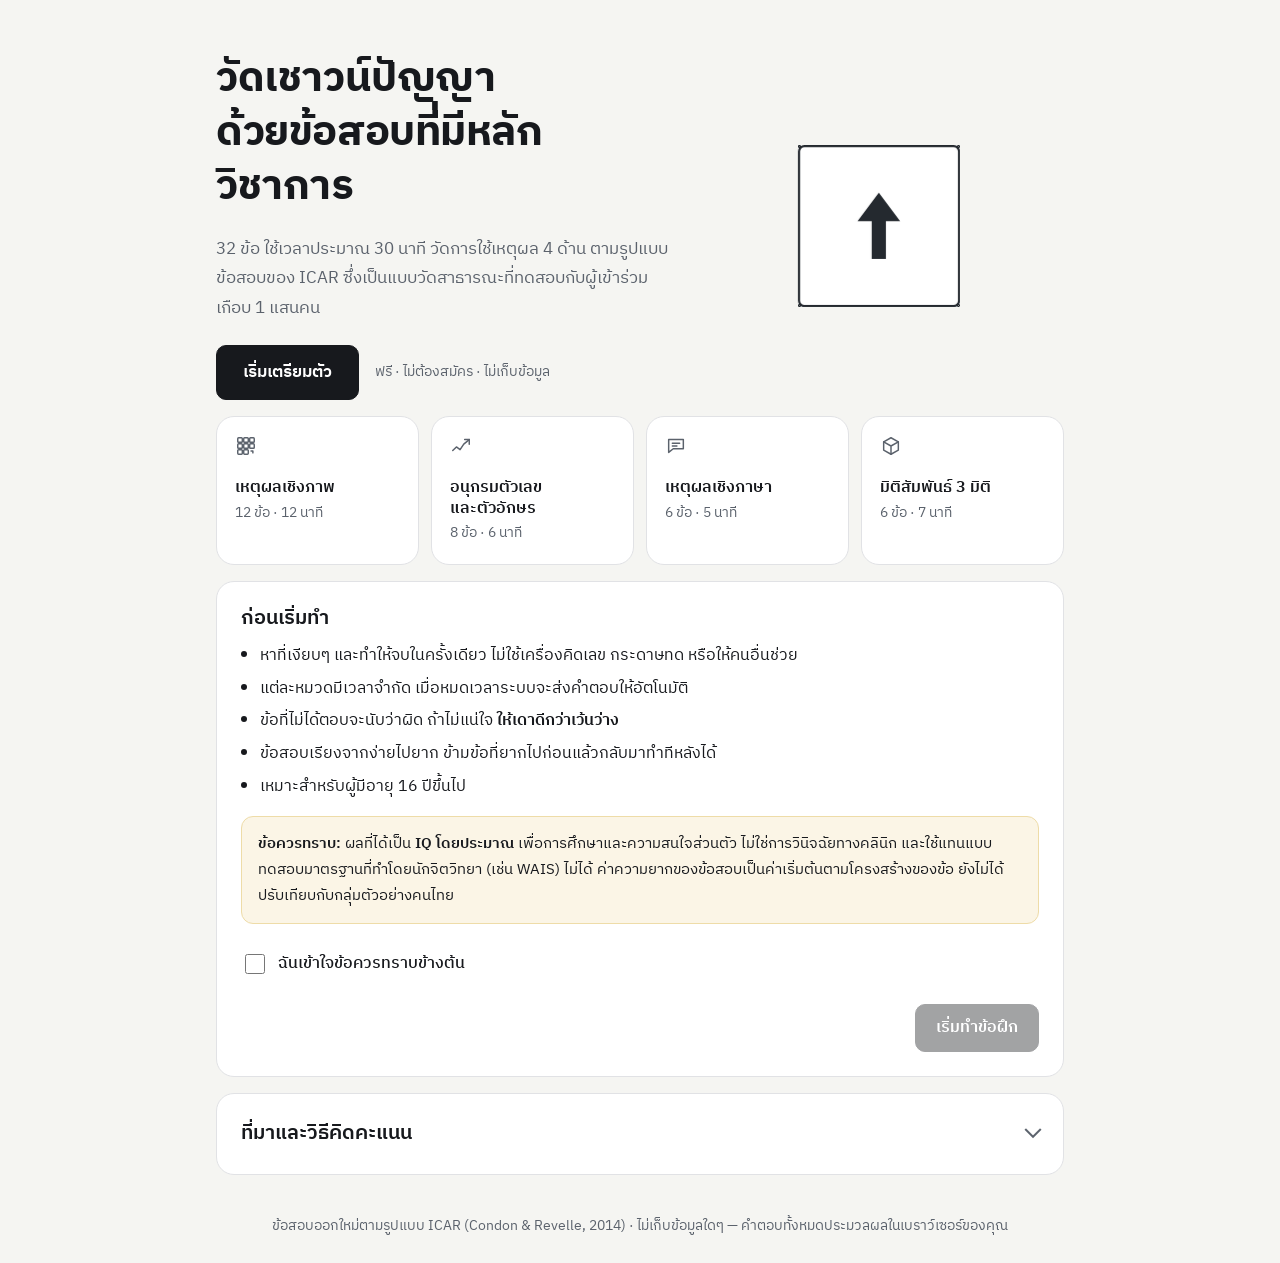
<file: iq-test/index.html>
<!doctype html>
<html lang="th">
<head>
  <meta charset="utf-8">
  <meta name="viewport" content="width=device-width, initial-scale=1">
  <title>แบบทดสอบ IQ ออนไลน์</title>
  <meta name="description" content="แบบทดสอบเชาวน์ปัญญาออนไลน์ 32 ข้อ ตามรูปแบบ ICAR ให้คะแนนด้วย Item Response Theory พร้อมช่วงความเชื่อมั่น">
  <link rel="preconnect" href="https://fonts.googleapis.com">
  <link rel="preconnect" href="https://fonts.gstatic.com" crossorigin>
  <link href="https://fonts.googleapis.com/css2?family=IBM+Plex+Sans+Thai:wght@400;500;600;700&display=swap" rel="stylesheet">
  <link rel="stylesheet" href="style.css">
  <link rel="icon" href="data:image/svg+xml,%3Csvg xmlns='http://www.w3.org/2000/svg' viewBox='0 0 32 32'%3E%3Crect width='32' height='32' rx='7' fill='%233b5bdb'/%3E%3Cpath d='M8 9h5v5H8zM19 9l5 5h-5zM8 19h5v5H8zM16 16h8v8h-8z' fill='white'/%3E%3C/svg%3E">
</head>
<body>
  <main id="app" class="wrap"><noscript>ต้องเปิดใช้ JavaScript เพื่อทำแบบทดสอบ</noscript></main>
  <footer class="wrap foot">ข้อสอบออกใหม่ตามรูปแบบ ICAR (Condon &amp; Revelle, 2014) · ไม่เก็บข้อมูลใดๆ — คำตอบทั้งหมดประมวลผลในเบราว์เซอร์ของคุณ</footer>
  <script type="module" src="js/app.js"></script>
</body>
</html>
</file>
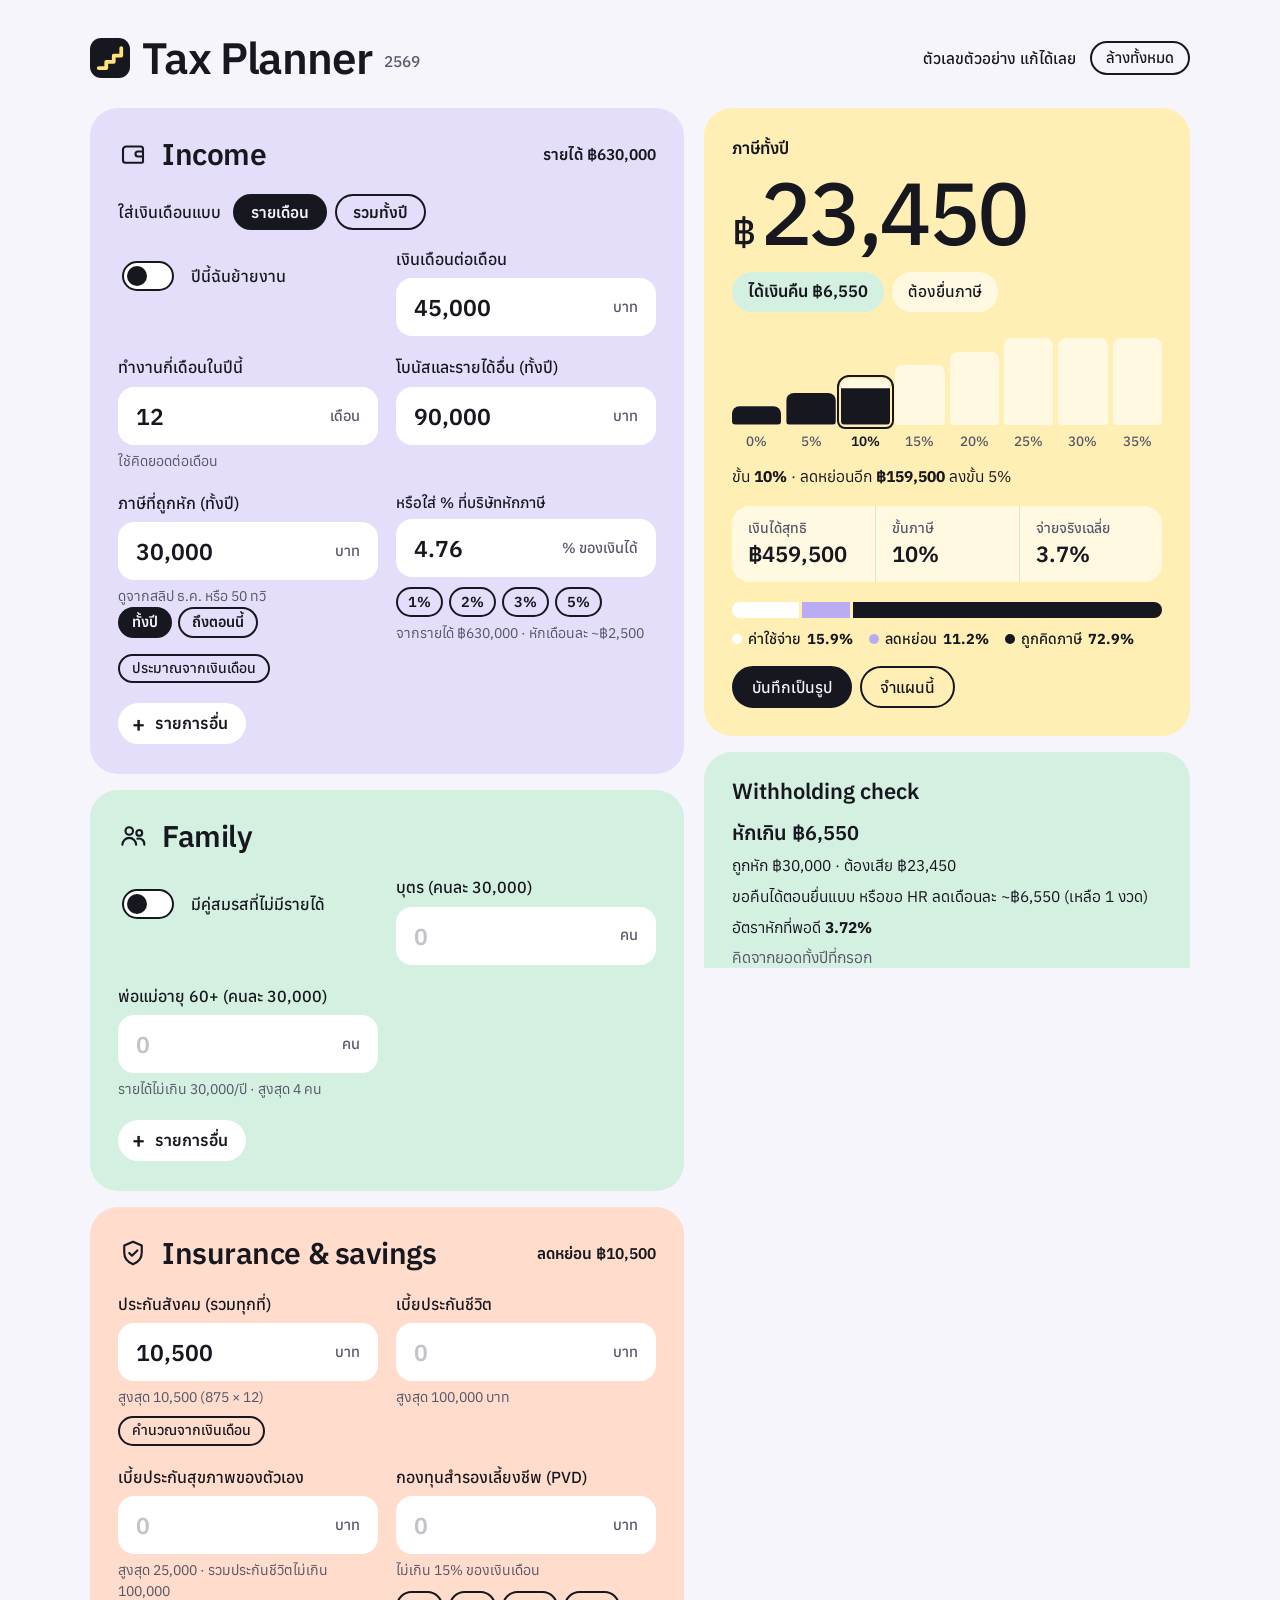
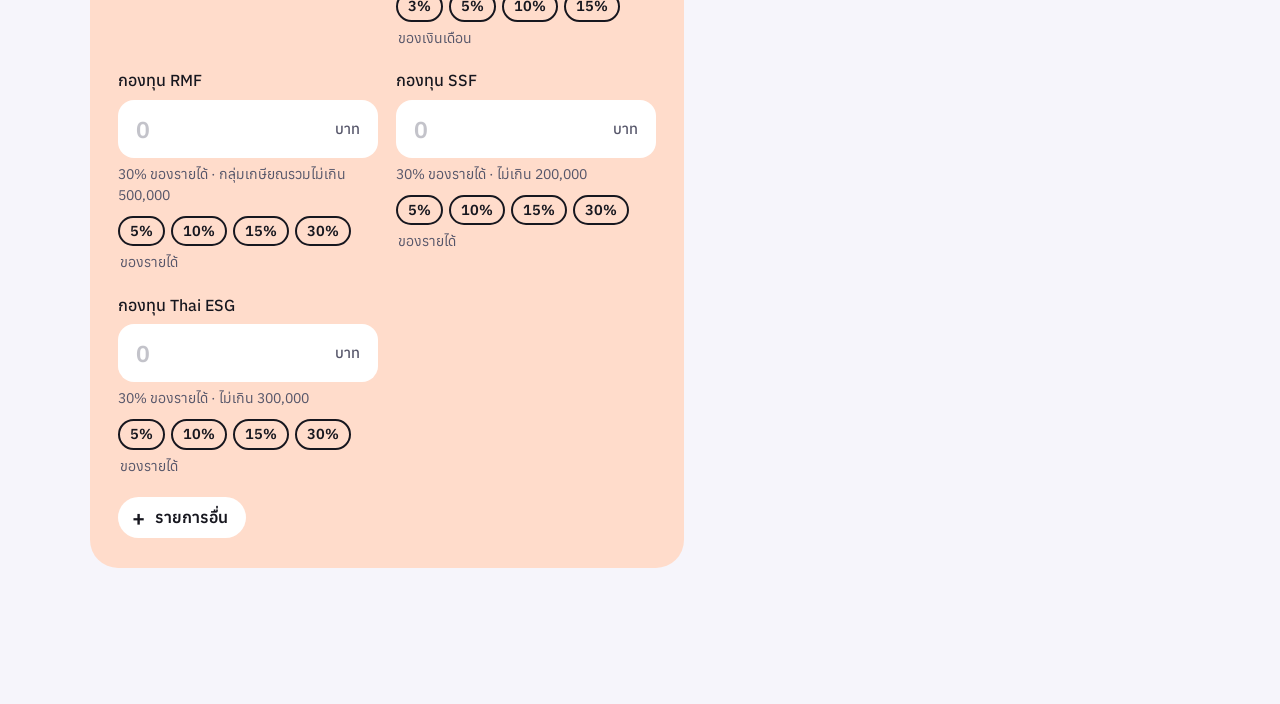
<file: Tax Planner.html>
<!doctype html><html><head><meta charset=utf8><meta name=viewport content="width=device-width,initial-scale=1"><style>:root{color-scheme:light}body{margin:0;padding:0;font:14px -apple-system,BlinkMacSystemFont,sans-serif;background:#fff;color:#000}img{max-width:100%}[hidden]:not([hidden=until-found i]){display:none!important}</style></head><body>
<title>Tax Planner</title>
<meta name="viewport" content="width=device-width,initial-scale=1">
<meta name="claude:viewport-fit-sides" content="cover">
<link rel="stylesheet" href="https://fonts.googleapis.com/css2?family=Anuphan:wght@300;400;500;600&display=swap">
<style>
/* Layout: pastel colour blocks, bold type, few inputs on the left, one big result on the right (mobile: stacked + bottom summary bar) */
:root{
  --bg:#f6f5fb; --ink:#17171f; --muted:#555569; --white:#ffffff;
  --lav:#e4defb; --mint:#d3f0e0; --peach:#ffdccb; --butter:#ffefb4; --sky:#d7eafb;
  --glass:rgba(255,255,255,.62); --seg1:#ffffff; --seg2:#b9acf3;
  --font-body:'Anuphan','Noto Sans Thai',system-ui,sans-serif;
  --font-head:'Anuphan','Noto Sans Thai',system-ui,sans-serif;
  --ease:cubic-bezier(.23,1,.32,1); --pos:#247b50; --neg:#b4232a; --butter-hi:#ffe27a; --line:rgba(23,23,31,.10); --ease-io:cubic-bezier(.77,0,.175,1);
}
@media (prefers-color-scheme: dark){
  :root:not([data-theme="light"]){
    --bg:#15141a; --ink:#f3f1ff; --muted:#b3b0c6; --white:#26252e;
    --lav:#2c2749; --mint:#1f3b2f; --peach:#47291f; --butter:#4a4120; --sky:#1f3448;
    --glass:rgba(255,255,255,.09); --seg1:#6d6037; --seg2:#8c78de; color-scheme:dark; --butter-hi:#15141a; --pos:#5fd394; --neg:#ff8a8f; --line:rgba(255,255,255,.12);
  }
}
:root[data-theme="dark"]{
  --butter-hi:#15141a; --line:rgba(255,255,255,.12); --pos:#5fd394; --neg:#ff8a8f;
  --bg:#15141a; --ink:#f3f1ff; --muted:#b3b0c6; --white:#26252e;
  --lav:#2c2749; --mint:#1f3b2f; --peach:#47291f; --butter:#4a4120; --sky:#1f3448;
  --glass:rgba(255,255,255,.09); --seg1:#6d6037; --seg2:#8c78de; color-scheme:dark;
}
*{box-sizing:border-box}
body{margin:0;background:var(--bg);color:var(--ink);font:400 17px/1.55 var(--font-body);
  padding-block:36px 120px;
  padding-left:max(16px,env(safe-area-inset-left,0px));padding-right:max(16px,env(safe-area-inset-right,0px));}
.wrap{max-width:1100px;margin:0 auto}
h1,h2,h3,p{margin:0}
button{font:inherit;color:inherit}
:focus-visible{outline:3px solid var(--ink);outline-offset:3px}
body{font-variant-numeric:tabular-nums;-webkit-tap-highlight-color:transparent}
::selection{background:var(--ink);color:var(--bg)}
input{caret-color:var(--ink)}
a{text-underline-offset:3px}
.tw,.sheet-in{scrollbar-width:thin;scrollbar-color:var(--muted) transparent}
.pillbtn,.pc,.segb,.savebtn,.dock,details summary,.chk input{touch-action:manipulation}
.pillbtn:active,.pc:active,.segb:active,.savebtn:active,details.more summary:active{transform:scale(.97)}
.dock{transition:transform .24s var(--ease),opacity .2s ease}.dock:active{transform:scale(.99)}
.dock.off{transform:translateY(110%);opacity:0;pointer-events:none;transition-duration:.16s}
.hero .big.blink{animation:settle .22s var(--ease)}
@keyframes settle{from{filter:blur(2px);opacity:.7}to{filter:none;opacity:1}}
@keyframes rise{from{opacity:0;transform:translateY(10px)}to{opacity:1;transform:none}}
.rv{animation:rise .45s var(--ease) both;animation-delay:calc(var(--i,0)*50ms)}

header.top{display:flex;flex-wrap:wrap;align-items:center;justify-content:space-between;gap:14px 20px;margin-bottom:28px}
.brand{display:flex;align-items:center;gap:12px;flex-wrap:wrap}
.mark{width:40px;height:40px;flex:none}
.yr{font-weight:500;font-size:15.5px;color:var(--muted);padding-top:6px}
header.top .sample{margin:0}
header.top h1{font:600 clamp(30px,4vw,44px)/1 var(--font-head);letter-spacing:-.025em}


.grid{display:grid;grid-template-columns:minmax(0,1.1fr) minmax(0,.9fr);gap:20px;align-items:start}
.sample{display:flex;flex-wrap:wrap;gap:6px 14px;align-items:center;margin-bottom:14px;font-size:15.5px;font-weight:500}
.sample[hidden]{display:none!important}
.pillbtn{border:2px solid var(--ink);background:transparent;border-radius:999px;padding:3px 14px;font-weight:500;font-size:15px;cursor:pointer;transition:background-color .16s ease,color .16s ease,transform .16s var(--ease)}
@media (hover:hover) and (pointer:fine){.pillbtn:hover{background:var(--ink);color:var(--bg);transform:translateY(-1px)}}

.step{background:var(--c);border-radius:28px;padding:28px 28px 30px;margin-bottom:16px}
.sh{display:flex;gap:14px;align-items:center;margin-bottom:22px}
.sh .ico{flex:none;width:30px;height:30px;fill:none;stroke:var(--ink);stroke-width:1.7;stroke-linecap:round;stroke-linejoin:round}
.sh .sv{margin-left:auto;font-weight:600;font-size:15.5px;white-space:nowrap}
.sh h2{font:600 clamp(24px,3.2vw,30px)/1.2 var(--font-head);letter-spacing:-.015em}
.fields{display:grid;grid-template-columns:repeat(auto-fit,minmax(230px,1fr));gap:20px 18px}
.field{min-width:0}
.field label{display:block;font-weight:500;font-size:16px;margin-bottom:8px;line-height:1.4}
.fields{align-items:start}
.field.wide{grid-column:1/-1;display:grid;grid-template-columns:minmax(0,1fr) minmax(0,1fr);column-gap:18px;align-content:start}
.field.wide>*{grid-column:1}
.field.wide>.auto{justify-self:start}
.field.wide>.rt{grid-column:2;grid-row:1/span 6;margin-top:0}
.ctl{display:flex;align-items:center;background:var(--white);border:2px solid transparent;border-radius:16px;padding:0 16px;transition:border-color .16s ease,box-shadow .2s var(--ease)}
.ctl:focus-within{border-color:var(--ink);box-shadow:0 6px 18px -10px rgba(23,23,31,.35)}
.ctl input{flex:1;min-width:0;border:0;background:transparent;color:var(--ink);padding:12px 0;font:600 23px var(--font-head);font-variant-numeric:tabular-nums;outline:none}
.ctl input::placeholder{color:var(--muted);opacity:.35}
.ctl .unit{color:var(--muted);font-size:14.5px;font-weight:500;padding-left:8px;white-space:nowrap}
.hint{margin-top:6px;font-size:14px;color:var(--muted);line-height:1.5}
.chip{margin-top:6px;font-size:14.5px;font-weight:600;animation:rise .2s var(--ease) both}
.auto{margin-top:8px;padding:2px 12px;font-size:14px}

.chk{display:flex;gap:14px;align-items:center;cursor:pointer;min-height:56px;font-weight:500;font-size:16px;line-height:1.4}
.field label.chk{display:flex;margin:0;align-self:end}
.chk input{appearance:none;-webkit-appearance:none;flex:none;width:52px;height:30px;border-radius:999px;background:var(--white);border:2px solid var(--ink);position:relative;cursor:pointer;transition:background-color .2s ease}
.chk input::after{content:"";position:absolute;top:3px;left:3px;width:20px;height:20px;border-radius:50%;background:var(--ink);transition:transform .22s var(--ease),background-color .2s ease}
.chk input:checked{background:var(--ink)}
.chk input:checked::after{transform:translateX(22px);background:var(--bg)}

details.more{margin-top:20px}
details.more summary{list-style:none;display:inline-flex;align-items:center;gap:10px;cursor:pointer;background:var(--white);border-radius:999px;padding:8px 18px 8px 14px;font-weight:600;font-size:16px;transition:transform .16s var(--ease)}
details.more summary::-webkit-details-marker{display:none}
@media (hover:hover) and (pointer:fine){details.more summary:hover{transform:translateY(-1px)}}
details.more summary i{font:600 22px/1 var(--font-head);font-style:normal;transition:transform .22s var(--ease)}
details.more[open] summary i{transform:rotate(45deg)}
details.more .fields{margin-top:18px;animation:rise .25s var(--ease) both}

/* results */
.results{position:sticky;top:20px;max-height:calc(100vh - 40px);overflow-y:auto;scrollbar-width:none;display:grid;grid-template-columns:minmax(0,1fr);gap:16px}
.results::-webkit-scrollbar{display:none}
.hero{background:var(--butter);border-radius:28px;padding:28px}
.hero .lab{font-weight:600;font-size:16.5px}
.hero .big{font:500 clamp(56px,7.8vw,88px)/1.05 var(--font-head);letter-spacing:-.045em;font-variant-numeric:tabular-nums;margin:4px 0 14px;display:flex;align-items:baseline;gap:4px;overflow-wrap:anywhere}
.hero .big .cur{font-size:.42em;letter-spacing:0}
.tags{display:flex;flex-wrap:wrap;gap:8px}
.status,.tag{display:inline-block;border-radius:999px;padding:7px 16px;font-weight:600;font-size:16.5px;background:var(--ink);color:var(--bg);transition:background-color .2s ease,color .2s ease}
.status.refund{background:var(--mint);color:var(--ink)}
.status.even{background:var(--white);color:var(--ink)}
.tag{background:var(--glass);color:var(--ink);font-weight:500;font-size:15.5px}
.stats{display:grid;grid-template-columns:repeat(3,minmax(0,1fr));margin-top:18px;background:var(--glass);border-radius:18px}
.kv{padding:12px 16px;min-width:0}
.kv+.kv{border-left:1.5px solid var(--line)}
.stairs{display:flex;align-items:flex-end;gap:5px;height:118px;margin-top:22px;padding-top:4px}
.st{flex:1;height:100%;display:flex;flex-direction:column;justify-content:flex-end;align-items:stretch;min-width:0}
.st .blk-s{height:var(--h);background:var(--glass);border-radius:8px 8px 4px 4px;position:relative;overflow:hidden;transition:transform .2s var(--ease)}
.st .blk-s i{position:absolute;inset:0;background:var(--ink);clip-path:inset(100% 0 0 0);transition:clip-path .6s var(--ease-io)}
.st span{display:block;text-align:center;font-size:13.5px;font-weight:500;color:var(--muted);margin-top:6px;transition:color .2s ease}
.st.cur span{color:var(--ink);font-weight:600}
.st.cur .blk-s{outline:2.5px solid var(--ink);outline-offset:2px}
.stcap{font-size:15.5px;line-height:1.55;margin-top:12px}
.kv span{display:block;font-size:14px;color:var(--muted);font-weight:500}
.kv b{font:600 22px var(--font-head);font-variant-numeric:tabular-nums}
.flow{display:flex;gap:3px;height:16px;border-radius:999px;overflow:hidden;margin-top:20px}
.flow i{display:block;height:100%;transition:width .6s var(--ease-io);min-width:0}
.legend{display:flex;flex-wrap:wrap;gap:6px 16px;margin-top:10px;font-size:14.5px;font-weight:500}
.legend span{display:inline-flex;align-items:center;gap:6px}
.legend .dot{width:10px;height:10px;border-radius:50%}

.blk{border-radius:28px;padding:24px 28px}
.blk h3{font:600 22px var(--font-head);margin-bottom:14px}
.blk.tipsb{background:var(--white)}
.blk.detb{background:var(--sky)}
.tip{display:flex;flex-wrap:wrap;justify-content:space-between;gap:2px 14px;align-items:baseline;padding:11px 0;border-top:2px solid var(--bg);animation:rise .3s var(--ease) both;animation-delay:calc(var(--i,0)*45ms)}
.tip:first-of-type{border-top:0}
.tip .nm{font-weight:600}
.tip .nm small{display:block;font-weight:400;color:var(--muted);font-size:14px}
.tip .sv{font:600 22px var(--font-head);font-variant-numeric:tabular-nums}
.empty{color:var(--muted);font-size:16px}
.pcs{display:flex;flex-wrap:wrap;align-items:center;gap:6px;margin-top:10px}
.pc{border:2px solid var(--ink);background:transparent;border-radius:999px;padding:2px 10px;font-weight:600;font-size:14.5px;cursor:pointer;transition:background-color .16s ease,color .16s ease,transform .16s var(--ease)}
@media (hover:hover) and (pointer:fine){.pc:hover{transform:translateY(-1px)}}
.pc.on{background:var(--ink);color:var(--bg)}
.pcl{font-size:14px;color:var(--muted);margin-left:2px}
.plan{background:var(--butter);border-radius:20px;padding:14px 16px;margin-bottom:12px;display:flex;flex-wrap:wrap;align-items:center;gap:6px 14px}
.plan span{display:block;font-size:13.5px;color:var(--muted);font-weight:500}
.plan b{font:600 24px var(--font-head);font-variant-numeric:tabular-nums}
.plan .ar{font:600 22px var(--font-head)}
.plan .gain{margin-left:auto;background:var(--ink);color:var(--bg);border-radius:999px;padding:5px 14px;font-weight:600;font-size:15.5px}
.bkt{font-size:15.5px;margin:0 0 6px;line-height:1.6}
.cj{display:none;font-weight:500;color:var(--muted)}
.moved .cj{display:inline}
#prevJob{margin-top:22px;padding-top:6px;border-top:2px solid var(--bg)}
.pjh{font:600 20px var(--font-head);margin:14px 0 4px}
#prevJob .fields{margin-top:14px}
@keyframes fade{from{opacity:0}to{opacity:1}}
.savebtn{margin-top:16px;background:var(--ink);color:var(--bg);padding:7px 18px;font-size:16px}
@media (hover:hover) and (pointer:fine){.savebtn:hover{background:transparent;color:var(--ink)}}
.savebtn:disabled{opacity:.5;cursor:default;transform:none}
.sheet{position:fixed;inset:0;z-index:20;background:rgba(20,18,30,.5);display:grid;place-items:center;
  padding:max(16px,env(safe-area-inset-top,0px)) max(16px,env(safe-area-inset-right,0px)) max(16px,env(safe-area-inset-bottom,0px)) max(16px,env(safe-area-inset-left,0px));animation:fade .2s ease}
.sheet.out{animation:fade .14s ease reverse forwards}
.sheet.out .sheet-in{animation:pop .14s ease-in reverse forwards}
.sheet[hidden]{display:none!important}
.sheet-in{background:var(--bg);border-radius:28px;padding:16px;max-width:520px;width:100%;max-height:100%;overflow:auto;display:grid;gap:12px;animation:pop .26s var(--ease) both}
@keyframes pop{from{opacity:0;transform:scale(.96)}to{opacity:1;transform:none}}
.sheet-in img{width:100%;height:auto;border-radius:14px;display:block;background:#fff}
.sheet-act{display:flex;gap:8px;flex-wrap:wrap}
.pillbtn.solid{background:var(--ink);color:var(--bg)}
.seg{display:flex;flex-wrap:wrap;align-items:center;gap:8px;margin-bottom:18px}
.segl{font-weight:500;font-size:16px;margin-right:4px}
.segb{border:2px solid var(--ink);background:transparent;border-radius:999px;padding:4px 16px;font-weight:600;font-size:15.5px;cursor:pointer;transition:background-color .16s ease,color .16s ease,transform .16s var(--ease)}
@media (hover:hover) and (pointer:fine){.segb:hover{transform:translateY(-1px)}}
.segb.on{background:var(--ink);color:var(--bg)}
.rt{margin-top:14px}
.rt label{display:block;font-weight:500;font-size:15px;margin-bottom:6px;line-height:1.4}
.bud{margin-bottom:16px}
.cd{display:flex;align-items:center;gap:10px;background:var(--peach);border-radius:20px;padding:10px 16px;margin-bottom:14px;font-size:15.5px;line-height:1.5}
.cd b{font:600 24px var(--font-head);font-variant-numeric:tabular-nums}
.net{font-size:15.5px;margin:0 0 6px;line-height:1.6}
.seg.sm{margin:0 0 8px;gap:6px}
.seg.sm .segb{padding:2px 12px;font-size:14.5px}
.acts{display:flex;flex-wrap:wrap;gap:8px;margin-top:16px}
.acts .savebtn{margin-top:0}
.acts .pillbtn{padding:7px 18px;font-size:15.5px}
.cmp{margin-top:16px;background:var(--glass);border-radius:18px;padding:12px 16px;display:flex;flex-wrap:wrap;gap:10px 16px;align-items:center;justify-content:space-between}
.cmpt span{display:block;font-size:14px;color:var(--muted)}
.cmpt b{font:600 22px var(--font-head)}
.cmpt b.good{color:var(--pos)}.cmpt b.bad{color:var(--neg)}
.cmpt small{display:block;font-size:14px;color:var(--muted)}
.cmpa{display:flex;gap:6px;flex-wrap:wrap}
.pillbtn.ghost{border-color:transparent}
.blk.chkl{background:var(--white)}
.chh{display:flex;justify-content:space-between;align-items:baseline;gap:10px}
.chh span{font-weight:600;color:var(--muted)}
.cl{list-style:none;margin:0;padding:0}
.cl li+li{border-top:1.5px solid var(--bg)}
.ci{display:flex;gap:12px;align-items:flex-start;padding:11px 0;cursor:pointer}
.ci input{position:absolute;opacity:0;pointer-events:none}
.ci .box{flex:none;width:24px;height:24px;border:2px solid var(--ink);border-radius:8px;display:grid;place-items:center;margin-top:1px;transition:background-color .16s ease,transform .16s var(--ease)}
.ci .box svg{width:16px;height:16px;fill:none;stroke:var(--bg);stroke-width:2.4;stroke-linecap:round;stroke-linejoin:round;stroke-dasharray:16;stroke-dashoffset:16;transition:stroke-dashoffset .22s var(--ease)}
.ci.done .box{background:var(--ink)}
.ci.done .box svg{stroke-dashoffset:0}
.ci:active .box{transform:scale(.92)}
.ci input:focus-visible+.box{outline:3px solid var(--ink);outline-offset:3px}
.ci .tx{font-size:16px;line-height:1.45;transition:color .16s ease}
.ci .tx small{display:block;font-size:14px;color:var(--muted)}
.ci.done .tx{color:var(--muted);text-decoration:line-through;text-decoration-thickness:1.5px}
.nets{display:grid;grid-template-columns:repeat(3,minmax(0,1fr));background:var(--bg);border-radius:18px;margin:0 0 12px}
.nets>div{padding:10px 14px;min-width:0}
.nets>div+div{border-left:1.5px solid var(--line)}
.nets span{display:block;font-size:14px;color:var(--muted)}
.nets b{font:600 20px var(--font-head)}
.blk.wchk{background:var(--mint)}
.wchk .big{font:600 20px var(--font-head);margin-bottom:6px;line-height:1.4}
.wchk p{font-size:15.5px;line-height:1.6;margin:0 0 6px}
.bud label{display:block;font-weight:500;font-size:15.5px;margin-bottom:6px}
.bud .ctl{background:var(--bg)}
.tip .sv{text-align:right}
.tip .sv small{display:block;font:400 13.5px var(--font-body);color:var(--muted)}
details.det summary{list-style:none;cursor:pointer;display:flex;justify-content:space-between;align-items:center;gap:12px;font:600 22px var(--font-head)}
details.det summary::-webkit-details-marker{display:none}
details.det summary i{font:600 28px/1 var(--font-head);font-style:normal;transition:transform .22s var(--ease)}
details.det[open] summary i{transform:rotate(45deg)}
details.det .in{margin-top:18px;display:grid;gap:22px;animation:rise .25s var(--ease) both}
.in h4{margin:0 0 10px;font:600 16.5px var(--font-body)}
.lr{padding:9px 0;opacity:.45;transition:opacity .25s ease}
.lr.has{opacity:1}
.lr .top{display:flex;justify-content:space-between;gap:10px;align-items:baseline;font-size:15.5px}
.lr .rate{font:600 20px var(--font-head);min-width:2.8em;display:inline-block}
.lr .rg{color:var(--muted);font-variant-numeric:tabular-nums}
.lr .amt{font-weight:600;font-variant-numeric:tabular-nums}
.lr .bar{height:10px;border-radius:999px;background:var(--white);margin-top:6px;overflow:hidden}
.lr .bar i{display:block;height:100%;background:var(--ink);border-radius:999px;transform-origin:left;transform:scaleX(0);transition:transform .6s var(--ease-io);width:100%}
.tw{overflow-x:auto}
table{width:100%;border-collapse:collapse;font-size:16px}
td{padding:7px 0;border-bottom:2px solid var(--bg);vertical-align:top}
td.n{text-align:right;font-variant-numeric:tabular-nums;white-space:nowrap;padding-left:14px;font-weight:500}
tr.sum td{font-weight:600;border-bottom:0}
.notes{display:grid;gap:8px;font-size:15.5px}
.notes p{background:var(--glass);border-radius:14px;padding:9px 14px}
.disc{font-size:14px;color:var(--muted);line-height:1.65}
.dock{display:none}
@media (max-width:560px){
  .stats{grid-template-columns:minmax(0,1fr)}
  .kv{display:flex;justify-content:space-between;align-items:baseline;padding:10px 16px}
  .kv+.kv{border-left:0;border-top:1.5px solid var(--line)}
  .stairs{height:96px;gap:4px}
  .st span{font-size:12px}
  .sh .sv{display:none}
  .field.wide{display:block}
  .field.wide>.rt{margin-top:14px}
  .tip .sv{text-align:left;width:100%}
}
@media (max-width:960px){
  body{padding-block:24px 100px}
  .grid{grid-template-columns:minmax(0,1fr)}
  .results{position:static;max-height:none;overflow:visible;margin-top:4px}
  .step,.hero,.blk{border-radius:24px}
  .step{padding:22px}
  .dock{display:flex;position:fixed;left:0;right:0;bottom:0;z-index:5;gap:14px;align-items:center;justify-content:space-between;width:100%;text-align:left;cursor:pointer;
    background:var(--ink);color:var(--bg);border:0;border-radius:24px 24px 0 0;
    padding:12px max(20px,env(safe-area-inset-right,0px)) calc(12px + env(safe-area-inset-bottom,0px)) max(20px,env(safe-area-inset-left,0px))}
  .dock small{display:block;opacity:.7;font-size:13.5px;line-height:1.3}
  .dock b{font:600 28px var(--font-head);font-variant-numeric:tabular-nums}
  .dock .go{font-weight:600;font-size:14.5px;white-space:nowrap}
}
@media (prefers-reduced-motion:reduce){
  *,*::before,*::after{transition-property:opacity,color,background-color,border-color!important}
  .rv,.tip,.chip,details .fields,details .in,.sheet-in{animation-name:fade!important}
  .hero .big.blink{animation:none}
  .pillbtn:active,.pc:active,.segb:active,.savebtn:active,.dock:active,details.more summary:active{transform:none}
}
</style>

<div class="wrap">
  <header class="top rv">
    <div class="brand"><svg class="mark" viewBox="0 0 32 32" aria-hidden="true"><rect width="32" height="32" rx="9" fill="var(--ink)"/><path d="M7 24h6v-5h6v-5h6V8" fill="none" stroke="var(--butter-hi)" stroke-width="3" stroke-linecap="round" stroke-linejoin="round"/></svg><h1>Tax Planner</h1><span class="yr">2569</span></div>
    <div class="sample" id="sample"><span>ตัวเลขตัวอย่าง แก้ได้เลย</span><button type="button" class="pillbtn" id="clear">ล้างทั้งหมด</button></div>
  </header>

  <main class="grid">
    <form id="form" autocomplete="off" onsubmit="return false">
      <div id="steps"></div>
    </form>

    <aside class="results" id="results" aria-label="ผลการคำนวณ">
      <section class="hero rv" style="--i:2">
        <div class="lab">ภาษีทั้งปี</div>
        <div class="big"><span class="cur">฿</span><span id="rTax">0</span></div>
        <div class="tags"><span class="status even" id="rPill">พอดี</span><span class="tag" id="rFile"></span></div>
        <div class="stairs" id="rStairs" role="img" aria-label="ขั้นบันไดภาษี"></div>
        <p class="stcap" id="rStcap"></p>
        <div class="stats">
          <div class="kv"><span>เงินได้สุทธิ</span><b id="rNet">฿0</b></div>
          <div class="kv"><span>ขั้นภาษี</span><b id="rBand">0%</b></div>
          <div class="kv"><span>จ่ายจริงเฉลี่ย</span><b id="rEff">0%</b></div>
        </div>
        <div class="flow" role="img" aria-label="สัดส่วนเงินได้ที่ถูกหักออกและที่ถูกคิดภาษี">
          <i id="fl0" style="background:var(--seg1);width:0"></i><i id="fl1" style="background:var(--seg2);width:0"></i><i id="fl2" style="background:var(--ink);width:0"></i>
        </div>
        <div class="legend">
          <span><i class="dot" style="background:var(--seg1)"></i>ค่าใช้จ่าย <b id="lg0"></b></span>
          <span><i class="dot" style="background:var(--seg2)"></i>ลดหย่อน <b id="lg1"></b></span>
          <span><i class="dot" style="background:var(--ink)"></i>ถูกคิดภาษี <b id="lg2"></b></span>
        </div>
        <div class="cmp" id="rCmp" hidden></div>
        <div class="acts"><button type="button" class="pillbtn savebtn" id="saveImg">บันทึกเป็นรูป</button><button type="button" class="pillbtn" id="keepPlan">จำแผนนี้</button></div>
        <p class="hint" id="saveErr" hidden></p>
      </section>

      <section class="blk wchk rv" style="--i:3" id="wchk" hidden>
        <h3>Withholding check</h3>
        <div id="rWchk"></div>
      </section>

      <section class="blk chkl rv" style="--i:3" id="chkl" hidden>
        <div class="chh"><h3>Filing checklist</h3><span id="chkCount"></span></div>
        <ul class="cl" id="rChk"></ul>
        <p class="hint" id="chkDue"></p>
      </section>

      <section class="blk tipsb rv" style="--i:3">
        <h3>Save more tax</h3>
        <div class="cd" id="rCd" hidden></div>
        <div class="bud">
          <label for="budget">ใส่เงินออมเพิ่มปีนี้</label>
          <div class="ctl"><input id="budget" type="text" inputmode="numeric" placeholder="0" value="50,000"><span class="unit">บาท</span></div>
          <div class="pcs" role="group" aria-label="จำนวนที่เลือกได้เร็ว"><button type="button" class="pc" data-b="20000">2 หมื่น</button><button type="button" class="pc" data-b="50000">5 หมื่น</button><button type="button" class="pc" data-b="100000">1 แสน</button><button type="button" class="pc" data-b="200000">2 แสน</button></div>
        </div>
        <div id="rTips"></div>
      </section>

      <section class="blk detb rv" style="--i:4">
        <details class="det">
          <summary>ดูวิธีคิดโดยละเอียด <i>+</i></summary>
          <div class="in">
            <div><h4>ขั้นบันไดภาษี</h4><div id="rLadder"></div></div>
            <div><h4>รายการที่หักออก</h4><div class="tw"><table id="rTable"></table></div></div>
            <div class="notes" id="rNotes"></div>
            <p class="disc">ค่าประมาณเพื่อวางแผน ไม่ใช่คำแนะนำภาษี · อัตราตามกรมสรรพากร (ต.ค. 2569) · มาตรการพิเศษ เช่น e-Receipt ใส่ใน "ลดหย่อนอื่น ๆ" · ยังไม่รวมรายได้ต่างประเทศและคริปโต</p>
          </div>
        </details>
      </section>
    </aside>
  </main>
</div>

<div class="sheet" id="sheet" hidden role="dialog" aria-modal="true" aria-label="ตัวอย่างรูปสรุปภาษี">
  <div class="sheet-in">
    <img id="sheetImg" alt="รูปสรุปภาษี">
    <div class="sheet-act"><button type="button" class="pillbtn solid" id="sheetSave">บันทึกรูป</button><button type="button" class="pillbtn" id="sheetClose">ปิด</button></div>
    <p class="hint" id="sheetNote"></p>
  </div>
</div>

<button type="button" class="dock" id="dock" aria-label="ไปที่ผลการคำนวณ">
  <span><small>ภาษีทั้งปี</small><b id="dTax">฿0</b></span>
  <span style="text-align:right"><small id="dLab">พอดี</small><b id="dBal" style="font-size:21px">฿0</b></span>
  <span class="go">ดูผล ↓</span>
</button>

<script id="core">
const BRACKETS=[[0,150000,0],[150000,300000,.05],[300000,500000,.10],[500000,750000,.15],[750000,1000000,.20],[1000000,2000000,.25],[2000000,5000000,.30],[5000000,Infinity,.35]];
function taxFor(n){let t=0;for(const [lo,hi,r] of BRACKETS){if(n>lo)t+=(Math.min(n,hi)-lo)*r;}return t;}
function compute(x){
  const mv=!!x.moved;
  const i1=x.salary*x.months+x.bonus+(mv?(x.pSalary||0)*(x.pMonths||0)+(x.pBonus||0):0), i2=x.freelance, rent=x.rent, biz=x.biz;
  const gross=i1+i2+rent+biz;
  const exp12=Math.min(0.5*(i1+i2),100000), expRent=0.3*rent, expenses=exp12+expRent;
  const netIncome=Math.max(0,gross-expenses);
  const a={};
  a.social=Math.min(x.social,10500);
  a.pregnancy=Math.min(x.pregnancy,60000);
  a.life=Math.min(x.life,100000);
  a.health=Math.min(x.health,25000,100000-a.life);
  a.parentHealth=Math.min(x.parentHealth,15000);
  a.mortgage=Math.min(x.mortgage,100000);
  let rem=500000;
  a.pvd=Math.min(x.pvd,0.15*i1,rem); rem-=a.pvd;
  a.rmf=Math.min(x.rmf,0.30*gross,rem); rem-=a.rmf;
  a.pension=Math.min(x.pension,0.15*gross,200000,rem); rem-=a.pension;
  a.nsf=Math.min(x.nsf,30000,rem);
  a.ssf=Math.min(x.ssf,0.30*gross,200000);
  a.esg=Math.min(x.esg,0.30*gross,300000);
  const d={
    personal:gross>0?60000:0,
    spouse:x.spouse?60000:0,
    kids:x.kids30*30000+x.kids60*60000,
    parents:Math.min(x.parents,4)*30000,
    disabled:x.disabled*60000,
    pregnancy:a.pregnancy, social:a.social,
    insurance:a.life+a.health, parentHealth:a.parentHealth, mortgage:a.mortgage,
    retire:a.pvd+a.rmf+a.pension+a.nsf, ssf:a.ssf, esg:a.esg, other:x.other
  };
  const subtotal=Object.values(d).reduce((s,v)=>s+v,0);
  const netBefore=Math.max(0,netIncome-subtotal);
  d.donation=Math.min(x.donGen+2*x.donDouble,0.10*netBefore);
  const taxable=Math.max(0,netBefore-d.donation);
  const m1=taxFor(taxable);
  const base2=i2+rent+biz;
  const m2=base2>120000?0.005*base2:0;
  const final=Math.max(m1,m2);
  const baselineTax=taxFor(Math.max(0,netIncome-d.personal));
  let marginal=0;for(const [lo,hi,r] of BRACKETS){if(taxable>lo)marginal=r;}
  const threshold=x.spouse?220000:120000;
  return {gross,i1,expenses,netIncome,d,a,subtotal,taxable,m1,m2,final,usedMin:m2>m1,
    balance:final-x.withheld-(mv?(x.pWithheld||0):0),baselineTax,marginal,needFile:gross>threshold,threshold,
    deductUsed:netIncome-taxable};
}
</script>

<script>
(function(){
  const STEPS=[
    {t:'Income',c:'var(--lav)',pj:[
      {id:'pSalary',l:'<span class="lsal">เงินเดือนต่อเดือน</span>',u:'บาท'},
      {id:'pMonths',l:'ทำงานที่นั่นกี่เดือน',h:'รวมสองที่ต้องไม่เกิน 12 เดือน',u:'เดือน',max:12},
      {id:'pBonus',l:'โบนัสและรายได้ประจำอื่น',u:'บาท'},
      {id:'pWithheld',l:'ภาษีที่ที่นั่นหักไว้',h:'ดูจาก 50 ทวิ ของที่เก่า',u:'บาท'}
    ],f:[
      {id:'moved',type:'check',l:'ปีนี้ฉันย้ายงาน'},
      {id:'salary',l:'<span class="lsal">เงินเดือนต่อเดือน</span><span class="cj"> · ที่ปัจจุบัน</span>',u:'บาท'},
      {id:'months',l:'ทำงานกี่เดือนในปีนี้<span class="cj"> · ที่ปัจจุบัน</span>',h:'ใช้คิดยอดต่อเดือน',u:'เดือน',max:12},
      {id:'bonus',l:'โบนัสและรายได้อื่น (ทั้งปี)<span class="cj"> · ที่ปัจจุบัน</span>',u:'บาท'},
      {id:'withheld',l:'ภาษีที่ถูกหัก <span class="lwh">(ทั้งปี)</span><span class="cj"> · ที่ปัจจุบัน</span>',h:'ดูจากสลิป ธ.ค. หรือ 50 ทวิ',u:'บาท',est:true}
    ],m:[
      {id:'freelance',l:'ฟรีแลนซ์ (ทั้งปี)',h:'หักค่าใช้จ่ายเหมา 50% ให้',u:'บาท'},
      {id:'rent',l:'ค่าเช่าที่ได้รับ (ทั้งปี)',h:'หักค่าใช้จ่ายเหมา 30% ให้',u:'บาท'},
      {id:'biz',l:'กำไรจากธุรกิจ (ทั้งปี)',h:'ใส่กำไรสุทธิ ไม่ใช่ยอดขาย',u:'บาท'}
    ]},
    {t:'Family',c:'var(--mint)',f:[
      {id:'spouse',type:'check',l:'มีคู่สมรสที่ไม่มีรายได้'},
      {id:'kids30',l:'บุตร (คนละ 30,000)',u:'คน',max:20},
      {id:'parents',l:'พ่อแม่อายุ 60+ (คนละ 30,000)',h:'รายได้ไม่เกิน 30,000/ปี · สูงสุด 4 คน',u:'คน',max:4}
    ],m:[
      {id:'kids60',l:'บุตรคนที่ 2+ เกิดปี 2561 ขึ้นไป (คนละ 60,000)',u:'คน',max:20},
      {id:'disabled',l:'ผู้พิการที่เลี้ยงดู (คนละ 60,000)',u:'คน',max:10},
      {id:'pregnancy',l:'ค่าฝากครรภ์และคลอดบุตร',h:'สูงสุด 60,000 บาท',u:'บาท'}
    ]},
    {t:'Insurance & savings',c:'var(--peach)',f:[
      {id:'social',l:'ประกันสังคม (รวมทุกที่)',h:'สูงสุด 10,500 (875 × 12)',u:'บาท',auto:true},
      {id:'life',l:'เบี้ยประกันชีวิต',h:'สูงสุด 100,000 บาท',u:'บาท'},
      {id:'health',l:'เบี้ยประกันสุขภาพของตัวเอง',h:'สูงสุด 25,000 · รวมประกันชีวิตไม่เกิน 100,000',u:'บาท'},
      {id:'pvd',l:'กองทุนสำรองเลี้ยงชีพ (PVD)',h:'ไม่เกิน 15% ของเงินเดือน',u:'บาท',pct:[3,5,10,15],pb:'salary',cp:500000},
      {id:'rmf',l:'กองทุน RMF',h:'30% ของรายได้ · กลุ่มเกษียณรวมไม่เกิน 500,000',u:'บาท',pct:[5,10,15,30],pb:'income',cp:500000},
      {id:'ssf',l:'กองทุน SSF',h:'30% ของรายได้ · ไม่เกิน 200,000',u:'บาท',pct:[5,10,15,30],pb:'income',cp:200000},
      {id:'esg',l:'กองทุน Thai ESG',h:'30% ของรายได้ · ไม่เกิน 300,000',u:'บาท',pct:[5,10,15,30],pb:'income',cp:300000}
    ],m:[
      {id:'parentHealth',l:'เบี้ยประกันสุขภาพพ่อแม่',h:'สูงสุด 15,000 บาท',u:'บาท'},
      {id:'pension',l:'ประกันชีวิตแบบบำนาญ',h:'สูงสุด 200,000 บาท',u:'บาท'},
      {id:'nsf',l:'กองทุนการออมแห่งชาติ (กอช.)',h:'สูงสุด 30,000 บาท',u:'บาท'},
      {id:'mortgage',l:'ดอกเบี้ยบ้าน / คอนโด',h:'สูงสุด 100,000 บาท',u:'บาท'},
      {id:'donGen',l:'เงินบริจาคทั่วไป',u:'บาท'},
      {id:'donDouble',l:'เงินบริจาคที่นับ 2 เท่า',h:'เช่น โรงพยาบาลรัฐ โรงเรียน',u:'บาท'},
      {id:'other',l:'ลดหย่อนอื่น ๆ',h:'เช่น e-Receipt',u:'บาท'}
    ]}
  ];
  const ICO={'Income': '<path d="M4 8.5A2.5 2.5 0 0 1 6.5 6H18a2 2 0 0 1 2 2v1"/><path d="M4 8.5V17a2 2 0 0 0 2 2h13a1 1 0 0 0 1-1v-3"/><path d="M20 10h-4a2 2 0 0 0 0 4h4z"/>', 'Family': '<circle cx="9" cy="8" r="3"/><path d="M3.5 19a5.5 5.5 0 0 1 11 0"/><circle cx="17" cy="9.5" r="2.3"/><path d="M15.5 14.2a4.3 4.3 0 0 1 5.5 4.8"/>', 'Insurance & savings': '<path d="M12 3 5 6v5.5c0 4.2 2.9 7.8 7 9.5 4.1-1.7 7-5.3 7-9.5V6z"/><path d="m9 12 2.2 2.2L15.5 10"/>'};
  const IDS=[];STEPS.forEach(s=>{s.f.forEach(f=>IDS.push(f));s.m.forEach(f=>IDS.push(f));(s.pj||[]).forEach(f=>IDS.push(f));});
  const SAMPLE={salary:45000,months:12,bonus:90000,freelance:0,rent:0,biz:0,withheld:30000,spouse:false,kids30:0,kids60:0,parents:0,disabled:0,pregnancy:0,social:10500,life:0,health:0,parentHealth:0,mortgage:0,pvd:0,rmf:0,pension:0,nsf:0,ssf:0,esg:0,donGen:0,donDouble:0,other:0,moved:false,pSalary:0,pMonths:0,pBonus:0,pWithheld:0,lump:false};
  const EMPTY=Object.assign({},SAMPLE,{salary:0,months:12,bonus:0,withheld:0,social:0});
  const KEY='tax-calc-2569';
  const $=s=>document.querySelector(s);
  const REDUCE=window.matchMedia&&matchMedia('(prefers-reduced-motion: reduce)').matches;
  const sBase=x=>x.salary*x.months+(x.moved?x.pSalary*x.pMonths:0);
  const mTot=x=>Math.min(12,x.months+(x.moved?x.pMonths:0));
  const fmt=n=>Math.round(n).toLocaleString('en-US');
  function dRows(r){const d=r.d;return [['ค่าลดหย่อนส่วนตัว',d.personal],['คู่สมรส',d.spouse],['บุตร',d.kids],['พ่อแม่',d.parents],['ผู้พิการที่เลี้ยงดู',d.disabled],['ฝากครรภ์ / คลอดบุตร',d.pregnancy],['ประกันสังคม',d.social],['ประกันชีวิตและสุขภาพ',d.insurance],['ประกันสุขภาพพ่อแม่',d.parentHealth],['ดอกเบี้ยบ้าน',d.mortgage],['กองทุนเพื่อเกษียณ (PVD, RMF, บำนาญ, กอช.)',d.retire],['SSF',d.ssf],['Thai ESG',d.esg],['เงินบริจาค',d.donation],['ลดหย่อนอื่น ๆ',d.other]].filter(a=>a[1]>0);}
  const baht=n=>'฿'+fmt(n);
  const pctText=n=>(Math.round(n*1000)/10).toString().replace(/\.0$/,'')+'%';

  function tween(el,to,f){
    f=f||baht;
    const from=el._v===undefined?0:el._v;
    if(el._raf)cancelAnimationFrame(el._raf);
    if(REDUCE||from===to){el._v=to;el.textContent=f(to);return;}
    const t0=performance.now(),dur=420;
    const step=t=>{
      const p=Math.min(1,(t-t0)/dur),e=1-Math.pow(1-p,4);
      el._v=from+(to-from)*e;el.textContent=f(el._v);
      if(p<1)el._raf=requestAnimationFrame(step);else{el._v=to;el.textContent=f(to);}
    };
    el._raf=requestAnimationFrame(step);
  }
  function setHTML(el,html){if(el._h!==html){el._h=html;el.innerHTML=html;}}

  function fieldHTML(f){
    if(f.type==='check')return `<div class="field"><label class="chk" for="${f.id}"><input type="checkbox" id="${f.id}"><span>${f.l}</span></label></div>`;
    return `<div class="field${f.est?' wide':''}"><label for="${f.id}">${f.l}</label><div class="ctl"><input id="${f.id}" type="text" inputmode="numeric" placeholder="0"><span class="unit">${f.u}</span></div>${f.h?`<p class="hint">${f.h}</p>`:''}${f.auto?'<button type="button" class="pillbtn auto" id="autoSocial">คำนวณจากเงินเดือน</button>':''}${f.est?`<div class="seg sm" role="group" aria-label="ยอดภาษีที่กรอก"><button type="button" class="segb on" data-wm="year" aria-pressed="true">ทั้งปี</button><button type="button" class="segb" data-wm="ytd" aria-pressed="false">ถึงตอนนี้</button></div><p class="hint" id="ytdNote" hidden></p><button type="button" class="pillbtn auto" id="estWith">ประมาณจากเงินเดือน</button><div class="rt"><label for="wRate">หรือใส่ % ที่บริษัทหักภาษี</label><div class="ctl"><input id="wRate" type="text" inputmode="decimal" placeholder="0"><span class="unit">% ของเงินได้</span></div><div class="pcs" role="group" aria-label="เปอร์เซ็นต์ที่เลือกได้เร็ว">${[1,2,3,5].map(p=>`<button type="button" class="pc" data-w="${p}" aria-pressed="false">${p}%</button>`).join('')}</div><p class="hint" id="pw-note" hidden></p></div>`:''}${f.pct?`<div class="pcs" role="group" aria-label="เลือกเป็นเปอร์เซ็นต์">${f.pct.map(p=>`<button type="button" class="pc" data-f="${f.id}" data-p="${p}" aria-pressed="false">${p}%</button>`).join('')}<span class="pcl">${f.pb==='salary'?'ของเงินเดือน':'ของรายได้'}</span></div><p class="hint" id="pn-${f.id}" hidden></p>`:''}<p class="chip" id="chip-${f.id}" hidden></p></div>`;
  }
  let html='';
  STEPS.forEach((s,i)=>{
    html+=`<section class="step rv" style="--c:${s.c};--i:${i+1}"><div class="sh"><svg class="ico" viewBox="0 0 24 24" aria-hidden="true">${ICO[s.t]}</svg><h2>${s.t}</h2><span class="sv" id="sv${i}"></span></div>${s.pj?'<div class="seg" role="group" aria-label="วิธีใส่เงินเดือน"><span class="segl">ใส่เงินเดือนแบบ</span><button type="button" class="segb on" data-mode="month" aria-pressed="true">รายเดือน</button><button type="button" class="segb" data-mode="lump" aria-pressed="false">รวมทั้งปี</button></div>':''}<div class="fields">${s.f.map(fieldHTML).join('')}</div>`+(s.pj?`<div id="prevJob" hidden><h3 class="pjh">ที่ทำงานเดิม</h3><p class="hint">รายได้สองที่รวมกัน อย่าลืมขอ 50 ทวิ จากที่เก่า</p><div class="fields">${s.pj.map(fieldHTML).join('')}</div><p class="chip" id="mvwarn" hidden></p></div>`:'')
      +(s.m.length?`<details class="more" id="more${i}"><summary><i>+</i>รายการอื่น</summary><div class="fields">${s.m.map(fieldHTML).join('')}</div></details>`:'')+'</section>';
  });
  $('#steps').innerHTML=html;

  let ladHtml='';
  BRACKETS.forEach(([lo,hi,rate],i)=>{
    const range=hi===Infinity?'มากกว่า '+fmt(lo):(lo===0?'0':fmt(lo+1))+' – '+fmt(hi);
    ladHtml+=`<div class="lr" id="lr${i}"><div class="top"><span><span class="rate">${pctText(rate)}</span><span class="rg">${range}</span></span><span class="amt" id="la${i}">–</span></div><div class="bar"><i id="lb${i}"></i></div></div>`;
  });
  $('#rLadder').innerHTML=ladHtml;
  $('#rStairs').innerHTML=BRACKETS.map(([lo,hi,rate],i)=>`<div class="st" style="--h:${(16+rate/0.35*84).toFixed(1)}%"><div class="blk-s"><i id="sf${i}"></i></div><span>${Math.round(rate*100)}%</span></div>`).join('');

  function readNum(f){
    const el=$('#'+f.id);const n=parseInt((el.value||'').replace(/[^\d]/g,''),10)||0;
    return f.max?Math.min(n,f.max):n;
  }
  let lump=false,wYtd=false;
  function timeInfo(){const now=new Date(),TY=2026;let dl=0,ML=12;
    if(now.getFullYear()===TY){dl=Math.max(0,Math.ceil((new Date(TY,11,31,23,59,59)-now)/864e5));ML=Math.max(1,12-now.getMonth());}
    return {now,TY,dl,ML,cur:now.getFullYear()===TY};}
  function paidMonths(months){const t=timeInfo();if(!t.cur)return months;return Math.max(1,Math.min(months,months-t.ML));}
  const toField=(vYear,x)=>wYtd?Math.round(vYear*paidMonths(x.months)/Math.max(1,x.months)):vYear;
  function readRaw(){const x={};IDS.forEach(f=>{x[f.id]=f.type==='check'?$('#'+f.id).checked:readNum(f);});x.lump=lump;x.wYtd=wYtd;return x;}
  function conv(raw){
    const x=Object.assign({},raw);
    if(x.lump){
      const m=x.months>0?x.months:12;
      x.salary=x.salary/m;x.months=m;
      if(x.moved){const pm=x.pMonths>0?x.pMonths:(x.pSalary>0?1:0);x.pSalary=pm>0?x.pSalary/pm:0;x.pMonths=pm;}
    }
    if(x.wYtd){const pm=paidMonths(x.months);x.withheldYtd=x.withheld;x.paid=pm;x.withheld=x.withheld/pm*x.months;}
    return x;
  }
  function readState(){return conv(readRaw());}
  function renderMode(){
    document.querySelectorAll('.segb[data-wm]').forEach(b=>{const on=(b.dataset.wm==='ytd')===wYtd;b.classList.toggle('on',on);b.setAttribute('aria-pressed',on?'true':'false');});
    document.querySelectorAll('.lwh').forEach(e=>{e.textContent=wYtd?'(ถึงตอนนี้)':'(ทั้งปี)';});
    document.querySelectorAll('.segb[data-mode]').forEach(b=>{const on=(b.dataset.mode==='lump')===lump;b.classList.toggle('on',on);b.setAttribute('aria-pressed',on?'true':'false');});
    document.querySelectorAll('.lsal').forEach(e=>{e.textContent=lump?'เงินเดือนรวมทั้งปี':'เงินเดือนต่อเดือน';});
  }
  function writeState(x){
    lump=!!x.lump;wYtd=!!x.wYtd;
    IDS.forEach(f=>{const el=$('#'+f.id);if(f.type==='check')el.checked=!!x[f.id];else el.value=x[f.id]?fmt(x[f.id]):'';});
    STEPS.forEach((s,i)=>{const d=$('#more'+i);if(d)d.open=d.open||s.m.some(f=>x[f.id]);});
  }

  function render(r,x){
    const big=$('#rTax').closest('.big');
    if(big&&$('#rTax')._v!==undefined&&Math.round($('#rTax')._v)!==Math.round(r.final)&&!REDUCE){big.classList.remove('blink');void big.offsetWidth;big.classList.add('blink');}
    tween($('#rTax'),r.final,n=>fmt(n));
    tween($('#rNet'),r.taxable);
    {const ci=BRACKETS.findIndex(([lo,hi])=>r.taxable<=hi);let k=Math.max(0,ci);
     BRACKETS.forEach(([lo,hi],i)=>{const el=$('#sf'+i);let f=0;
       if(r.taxable>lo){f=hi===Infinity?0.5:Math.min(1,(r.taxable-lo)/(hi-lo));}
       el.style.clipPath='inset('+(100-f*100).toFixed(2)+'% 0 0 0)';
       el.parentNode.parentNode.classList.toggle('cur',i===k&&r.gross>0);});
     const [lo,hi,rate]=BRACKETS[k];
     let cap='';
     if(r.gross<=0)cap='ใส่รายได้เพื่อดูว่าคุณอยู่ขั้นไหน';
     else if(r.usedMin)cap='ใช้ภาษีขั้นต่ำ 0.5% (สูงกว่าขั้นบันได)';
     else if(k===0)cap='เงินได้สุทธิไม่เกิน ฿150,000 ไม่เสียภาษี';
     else cap=`ขั้น <b>${pctText(rate)}</b> · ลดหย่อนอีก <b>${baht(Math.ceil(r.taxable-lo))}</b> ลงขั้น ${pctText(BRACKETS[k-1][2])}`;
     setHTML($('#rStcap'),cap);}
    {const A=r.a,D=r.d;const inc=r.gross,fam=D.spouse+D.kids+D.parents+D.disabled+D.pregnancy,ins=D.social+D.insurance+D.parentHealth+D.mortgage+D.retire+D.ssf+D.esg+D.donation+D.other;
     [[0,inc>0?'รายได้ '+baht(inc):''],[1,fam>0?'ลดหย่อน '+baht(fam):''],[2,ins>0?'ลดหย่อน '+baht(ins):'']].forEach(([i,t])=>{const e=$('#sv'+i);if(e)e.textContent=t;});}
    $('#rBand').textContent=r.taxable<=150000?'0%':pctText(r.marginal);
    $('#rEff').textContent=r.gross>0?pctText(r.final/r.gross):'0%';
    const bal=Math.round(r.balance);
    const pill=$('#rPill');let lab,cls;
    if(bal>0){lab='ต้องจ่ายเพิ่ม '+baht(bal);cls='pay';}
    else if(bal<0){lab='ได้เงินคืน '+baht(-bal);cls='refund';}
    else{lab=r.final>0?'จ่ายพอดี':'ไม่ต้องเสียภาษี';cls='even';}
    pill.textContent=lab;pill.className='status '+cls;
    $('#rFile').textContent=r.gross<=0?'':(r.needFile?'ต้องยื่นภาษี':'ไม่ต้องยื่นภาษี');
    $('#rFile').style.display=r.gross<=0?'none':'';
    tween($('#dTax'),r.final);
    $('#dLab').textContent=bal>0?'ต้องจ่ายเพิ่ม':bal<0?'ได้เงินคืน':'พอดี';
    tween($('#dBal'),Math.abs(bal));

    const g=r.gross||1;
    const parts=[Math.min(r.expenses,r.gross),r.deductUsed,r.taxable];
    parts.forEach((v,i)=>{
      $('#fl'+i).style.width=(v/g*100).toFixed(2)+'%';
      $('#lg'+i).textContent=r.gross>0?pctText(v/g):'0%';
    });

    BRACKETS.forEach(([lo,hi,rate],i)=>{
      const inB=Math.max(0,Math.min(r.taxable,hi)-lo);
      const width=(hi===Infinity?5000000:hi-lo);
      $('#lr'+i).classList.toggle('has',inB>0);
      $('#lb'+i).style.transform='scaleX('+Math.min(1,inB/width).toFixed(4)+')';
      $('#la'+i).textContent=inB*rate>0?baht(inB*rate):'–';
    });

    const rows=dRows(r);
    const ded=rows.reduce((s,a)=>s+a[1],0);
    setHTML($('#rTable'),`<tr><td>ค่าใช้จ่าย (หักเหมา)</td><td class="n">${fmt(r.expenses)}</td></tr>`+rows.map(a=>`<tr><td>${a[0]}</td><td class="n">${fmt(a[1])}</td></tr>`).join('')+`<tr class="sum"><td>รวมที่หักออก</td><td class="n">${fmt(r.expenses+ded)}</td></tr>`);

    const notes=[];
    if(r.gross>0)notes.push(r.needFile?'รายได้เกิน '+baht(r.threshold)+' ต้องยื่นภาษีต้นปีหน้า':'รายได้ไม่ถึง '+baht(r.threshold)+' ไม่ต้องยื่น (ยื่นเพื่อขอคืนได้)');
    if(r.usedMin)notes.push('รายได้นอกเงินเดือนเกิน ฿120,000 · ใช้ภาษีขั้นต่ำ 0.5% = '+baht(r.m2));
    else if(r.m2>0)notes.push('รายได้นอกเงินเดือนเกิน ฿120,000 · เทียบแล้วใช้วิธีขั้นบันได');
    if(bal<0)notes.push('ถูกหักเกิน ขอคืนได้ตอนยื่นแบบ');
    if(x.moved)notes.push('ย้ายงาน: รวมรายได้สองที่ · ค่าใช้จ่ายหักรวมไม่เกิน ฿100,000 · ที่ใหม่ไม่ได้นับรายได้เดิม อาจต้องจ่ายเพิ่ม');
    const saved=r.baselineTax-r.m1;
    if(saved>1)notes.push('ลดหย่อนที่ใส่ ประหยัดไปแล้ว '+baht(saved));
    setHTML($('#rNotes'),notes.map(n=>`<p>${n}</p>`).join(''));

    IDS.forEach(f=>{
      const c=$('#chip-'+f.id);if(!c)return;
      const v=x[f.id],al=r.a[f.id];
      if(al===undefined||!(v>al+0.5)){c.hidden=true;c._k='';return;}
      const k='c'+Math.round(al);
      c.hidden=false;
      if(c._k!==k){c._k=k;c.textContent='นับได้ '+baht(al)+' เท่านั้น';}
    });

    IDS.forEach(f=>{
      if(!f.pct)return;
      const base=f.pb==='salary'?sBase(x):r.gross;
      const v=x[f.id];
      document.querySelectorAll('.pc[data-f="'+f.id+'"]').forEach(b=>{
        const on=v>0&&v===Math.min(Math.round(base*b.dataset.p/100),f.cp);
        b.classList.toggle('on',on);b.setAttribute('aria-pressed',on?'true':'false');
      });
      const n=$('#pn-'+f.id);
      if(v>0&&base>0){
        const per=f.pb==='salary'?v/Math.max(1,mTot(x)):v/12;
        n.hidden=false;
        n.textContent='เดือนละ ~'+baht(per)+' · '+pctText(v/base)+(f.pb==='salary'?' ของเงินเดือน':' ของรายได้');
      }else n.hidden=true;
    });

    $('#prevJob').hidden=!x.moved;
    document.body.classList.toggle('moved',!!x.moved);
    const mw=$('#mvwarn');
    if(x.moved&&x.months+x.pMonths>12){mw.hidden=false;mw.textContent='สองที่รวมกันเกิน 12 เดือน ตรวจอีกครั้ง';}else mw.hidden=true;
    const wr=$('#wRate');
    if(wr){
      const cur0=x.salary*x.months+x.bonus;const eff=cur0>0&&x.withheld>0?x.withheld/cur0*100:0;
      if(document.activeElement!==wr)wr.value=eff>0?String(Math.round(eff*100)/100):'';
      document.querySelectorAll('.pc[data-w]').forEach(b=>{const on=eff>0&&Math.abs(eff-(+b.dataset.w))<0.005;b.classList.toggle('on',on);b.setAttribute('aria-pressed',on?'true':'false');});
      const pn=$('#pw-note');
      if(eff>0){pn.hidden=false;pn.textContent='จากรายได้ '+baht(cur0)+' · หักเดือนละ ~'+baht(x.withheld/Math.max(1,x.months));}else pn.hidden=true;
    }

    const bv=parseInt(($('#budget').value||'').replace(/[^\d]/g,''),10)||0;
    document.querySelectorAll('.pc[data-b]').forEach(b=>{const on=bv===+b.dataset.b;b.classList.toggle('on',on);b.setAttribute('aria-pressed',on?'true':'false');});

    const {now,TY,dl,ML}=timeInfo();
    {const yn=$('#ytdNote');if(x.wYtd&&x.withheldYtd>0){yn.hidden=false;yn.textContent='หักแล้ว '+x.paid+' เดือน · คาดทั้งปี '+baht(x.withheld);}else yn.hidden=true;}
    const cd=$('#rCd');
    if(dl>0){cd.hidden=false;cd.innerHTML=`<b>${dl}</b><span>วันถึงสิ้นปี · เหลือเงินเดือน ${ML} งวด</span>`;}
    else if(now.getFullYear()===TY){cd.hidden=false;cd.innerHTML='<span>วันนี้วันสุดท้ายของปี</span>';}
    else cd.hidden=true;

    const wk=$('#wchk');
    if(r.gross>0&&r.final>0||x.withheld>0){
      wk.hidden=false;
      const actual=x.withheld+(x.moved?(x.pWithheld||0):0),should=r.final,diff=actual-should;
      const cur0=x.salary*x.months+x.bonus,needNow=Math.max(0,should-(x.moved?(x.pWithheld||0):0));
      const rate=cur0>0?needNow/cur0*100:0;
      const rtxt=rate>0?`อัตราหักที่พอดี <b>${(Math.round(rate*100)/100)}%</b>`:'';
      let big,body;
      if(actual<=0){
        big='ยังไม่ได้ใส่ภาษีที่ถูกหัก';
        body=`<p>ถ้าไม่ถูกหักเลย กันเงินไว้เดือนละ <b>${baht(should/Math.max(1,mTot(x)+(x.moved?(x.pMonths||0):0)))}</b></p>`;
      }else if(Math.abs(diff)<=Math.max(300,should*0.02)){
        big='หักพอดีแล้ว';
        body=`<p>ถูกหัก ${baht(actual)} · ต้องเสีย ${baht(should)}</p>`;
      }else if(diff>0){
        big='หักเกิน '+baht(diff);
        body=`<p>ถูกหัก ${baht(actual)} · ต้องเสีย ${baht(should)}</p><p>ขอคืนได้ตอนยื่นแบบ หรือขอ HR ลดเดือนละ ~${baht(diff/ML)} (เหลือ ${ML} งวด)</p>`;
      }else{
        big='หักขาด '+baht(-diff);
        body=`<p>ถูกหัก ${baht(actual)} · ต้องเสีย ${baht(should)}</p><p>กันเงินเดือนละ ~${baht(-diff/ML)} หรือขอ HR หักเพิ่ม</p>`;
      }
      setHTML($('#rWchk'),`<div class="big">${big}</div>${body}${rtxt?`<p>${rtxt}</p>`:''}<p class="hint">${x.wYtd?'คาดทั้งปีจากยอด '+x.paid+' เดือน':'คิดจากยอดทั้งปีที่กรอก'}</p>`);
    }else wk.hidden=true;

    const TIPS=[
      ['rmf','กองทุน RMF','ล็อกถึงอายุ 55 ปี','income'],
      ['ssf','กองทุน SSF','ถือครอง 10 ปี','income'],
      ['esg','กองทุน Thai ESG','ถือครอง 5 ปี','income'],
      ['pvd','กองทุนสำรองเลี้ยงชีพ (PVD)','ต้องมีที่ที่ทำงาน','salary'],
      ['pension','ประกันชีวิตแบบบำนาญ','รับเงินคืนตั้งแต่อายุ 55 ปี','income'],
      ['nsf','กองทุนการออมแห่งชาติ','ล็อกถึงอายุ 60 ปี','income'],
      ['health','ประกันสุขภาพ','จ่ายเบี้ยจริง ได้ความคุ้มครอง','income'],
      ['life','ประกันชีวิต','จ่ายเบี้ยจริง ได้ความคุ้มครอง','income'],
      ['parentHealth','ประกันสุขภาพพ่อแม่','เฉพาะพ่อแม่ที่เข้าเงื่อนไข','income']
    ];
    const out=[];
    if(r.taxable>0){
      TIPS.forEach(([k,name,note])=>{
        if(k==='parentHealth'&&!x.parents)return;
        const h=compute(Object.assign({},x,{[k]:1e9}));
        const room=h.a[k]-r.a[k],sv=r.final-h.final;
        if(room>=1&&sv>=1)out.push({k,name,note,room,sv,after:h.final,per:k==='pvd'?room/Math.max(1,mTot(x)):room/ML});
      });
    }
    out.sort((a,b)=>b.sv-a.sv);
    if(!out.length)setHTML($('#rTips'),`<p class="empty">${r.final>0?'ใช้สิทธิกลุ่มนี้ครบแล้ว':'ตอนนี้ยังไม่มีภาษีต้องเสีย'}</p>`);
    else{
      const top=out.slice(0,4);
      const budget=parseInt(($('#budget').value||'').replace(/[^\d]/g,''),10)||0;
      let left=budget;const alloc=[];const all=Object.assign({},x);
      for(const o of out){
        if(left<=0||compute(all).final<=0)break;
        if(!['rmf','ssf','esg','pvd','nsf','pension'].includes(o.k))continue;
        const put=Math.min(left,o.room);
        if(put>0){alloc.push([o.name,put]);all[o.k]=r.a[o.k]+put;left-=put;}
      }
      const hAll=compute(all);
      const cur=BRACKETS.filter(b=>r.taxable>b[0]).pop();
      let bk='';
      if(cur&&cur[2]>0&&!r.usedMin){
        const idx=BRACKETS.indexOf(cur),prev=BRACKETS[idx-1][2],need=Math.ceil(r.taxable-cur[0]);
        bk=`<p class="bkt">ทุก ฿1,000 ที่ใส่เพิ่ม ประหยัด <b>${baht(1000*cur[2])}</b></p>`;
      }
      setHTML($('#rTips'),
        (budget>0?`<div class="plan"><div><span>ภาษีตอนนี้</span><b>${baht(r.final)}</b></div><div class="ar">→</div><div><span>หลังใส่เพิ่ม ${baht(budget-left)}</span><b>${baht(hAll.final)}</b></div><div class="gain">ประหยัด ${baht(r.final-hAll.final)}</div></div><div class="nets"><div><span>ภาษีลดลง</span><b>${pctText(r.final>0?(r.final-hAll.final)/r.final:0)}</b></div><div><span>ได้คืน</span><b>${pctText((budget-left)>0?(r.final-hAll.final)/(budget-left):0)}</b></div><div><span>ต้นทุนจริง</span><b>${baht(budget-left-(r.final-hAll.final))}</b></div></div><p class="bkt">ใส่ใน ${alloc.map(a=>`<b>${a[0]}</b> ${baht(a[1])}`).join(' · ')}${left>0?(hAll.final<=0?` · อีก <b>${baht(left)}</b> ไม่ช่วยแล้ว (ภาษี ฿0)`:` · อีก <b>${baht(left)}</b> เกินสิทธิ์`):''}</p>`:`<p class="bkt">ใส่จำนวนเงินเพื่อดูภาษีที่ลดได้</p>`)
        +bk
        +top.map((o,i)=>`<div class="tip" style="--i:${i}"><div class="nm">${o.name}<small>เพิ่มได้อีก ${baht(o.room)} · ${o.k==='pvd'?'~'+baht(o.per)+'/เดือน':ML+' งวด งวดละ '+baht(o.per)}</small><small>${o.note}</small></div><div class="sv">−${baht(o.sv)}<small>ภาษีลด ${pctText(r.final>0?o.sv/r.final:0)} · คืน ${pctText(o.sv/o.room)}</small></div></div>`).join('')
        +`<p class="hint" style="margin-top:10px">แต่ละแถวคิดเมื่อใส่เต็มสิทธิ์ · กล่องด้านบนแบ่งเงินไปเฉพาะกองทุนออม · ตรวจเงื่อนไขก่อนลงทุน</p>`);
    }
  }

  const IMG={url:null,blob:null,dl:null};
  function rr(ctx,x,y,w,h,r){ctx.beginPath();ctx.moveTo(x+r,y);ctx.arcTo(x+w,y,x+w,y+h,r);ctx.arcTo(x+w,y+h,x,y+h,r);ctx.arcTo(x,y+h,x,y,r);ctx.arcTo(x,y,x+w,y,r);ctx.closePath();}
  async function makeImage(){
    const x=readState(),r=compute(x);
    try{await Promise.all([document.fonts.load('400 30px "Anuphan"'),document.fonts.load('500 30px "Anuphan"'),document.fonts.load('600 30px "Anuphan"'),document.fonts.load('600 80px "Anuphan"'),document.fonts.load('600 30px "Anuphan"')]);}catch(e){}
    const W=1080,P=88,IW=W-P*2,S=2;
    const F=(w,sz)=>w+' '+sz+'px "Anuphan","Noto Sans Thai",system-ui,sans-serif';
    const HD=(w,sz)=>w+' '+sz+'px "Anuphan","Noto Sans Thai",system-ui,sans-serif';
    const INK='#17171f',MUT='#6b6b7a',LINE='#e3e1ea',BUT='#ffefb4',MINT='#d3f0e0',PALE='#f1f0f6';
    const bal=Math.round(r.balance);
    const withheldAll=x.withheld+(x.moved?x.pWithheld:0);
    const dateTxt=new Date().toLocaleDateString('th-TH',{day:'numeric',month:'long',year:'numeric'});
    const run=(ctx,draw)=>{
      let y=P;
      const T=(t,font,col,xx,by,al)=>{if(!draw)return;ctx.font=font;ctx.fillStyle=col;ctx.textAlign=al||'left';ctx.fillText(t,xx,by);};
      const R=(col,xx,yy,w,h)=>{if(draw){ctx.fillStyle=col;ctx.fillRect(xx,yy,w,h);}};
      const row=(l,v,o)=>{o=o||{};const by=y+44;
        if(draw&&o.hl){ctx.fillStyle=BUT;rr(ctx,P-24,y-2,IW+48,66,16);ctx.fill();}
        T(l,F(o.b?700:400,30),INK,P,by);T(v,F(600,30),INK,W-P,by,'right');
        if(!o.hl)R(LINE,P,y+66,IW,1.5);
        y+=72;};
      const sec=t=>{y+=48;T(t,HD(600,34),INK,P,y+34);y+=56;R(INK,P,y,IW,2.5);y+=14;};
      const wrap=(t,font,w)=>{ctx.font=font;const out=[];let cur='';for(const ch of t){const nt=cur+ch;if(ctx.measureText(nt).width>w&&cur){out.push(cur);cur=ch.trim()?ch:'';}else cur=nt;}if(cur)out.push(cur);return out;};

      if(draw){ctx.fillStyle=INK;rr(ctx,P,y-4,46,46,13);ctx.fill();
        ctx.strokeStyle='#ffe27a';ctx.lineWidth=4.2;ctx.lineCap='round';ctx.lineJoin='round';ctx.beginPath();
        const q=46/32,ox=P,oy=y-4;ctx.moveTo(ox+7*q,oy+24*q);ctx.lineTo(ox+13*q,oy+24*q);ctx.lineTo(ox+13*q,oy+19*q);ctx.lineTo(ox+19*q,oy+19*q);ctx.lineTo(ox+19*q,oy+14*q);ctx.lineTo(ox+25*q,oy+14*q);ctx.lineTo(ox+25*q,oy+8*q);ctx.stroke();}
      T('Tax Planner',HD(600,40),INK,P+62,y+34);
      T(dateTxt,F(400,26),MUT,W-P,y+32,'right');
      y+=64;R(INK,P,y,IW,3);y+=44;
      T('ภาษีเงินได้บุคคลธรรมดา ปีภาษี 2569',F(400,28),MUT,P,y+28);y+=58;
      T('ภาษีที่ต้องเสียทั้งปี',F(500,30),MUT,P,y+28);y+=40;
      T('฿'+fmt(r.final),HD(600,128),INK,P,y+112);y+=146;
      const lab=bal>0?'ต้องจ่ายเพิ่ม '+baht(bal):bal<0?'ได้เงินคืน '+baht(-bal):(r.final>0?'จ่ายพอดี':'ไม่ต้องเสียภาษี');
      ctx.font=F(600,30);const pw=ctx.measureText(lab).width+56;
      if(draw){ctx.fillStyle=bal>0?INK:bal<0?MINT:PALE;rr(ctx,P,y,pw,60,30);ctx.fill();}
      T(lab,F(600,30),bal>0?'#ffffff':INK,P+28,y+41);
      if(r.gross>0)T(r.needFile?'ต้องยื่นภาษี':'ไม่ต้องยื่นภาษี',F(500,28),MUT,P+pw+24,y+41);
      y+=64;

      sec('สรุปตัวเลข');
      row('เงินได้ทั้งปี',baht(r.gross));
      row('หักค่าใช้จ่าย (หักเหมา)','−'+baht(r.expenses));
      row('หักค่าลดหย่อนและบริจาค','−'+baht(r.deductUsed));
      row('เงินได้สุทธิ (ส่วนที่ถูกคิดภาษี)',baht(r.taxable),{hl:true,b:true});
      row('ขั้นภาษีสูงสุดที่ถึง',r.taxable<=150000?'ยกเว้นภาษี':pctText(r.marginal));
      row('ภาษีที่ถูกหักไปแล้ว',baht(withheldAll));
      row(bal>0?'ต้องจ่ายเพิ่ม':bal<0?'ได้เงินคืน':'ส่วนต่าง',baht(Math.abs(bal)),{b:true});

      sec('ขั้นบันไดภาษี');
      let any=false;
      BRACKETS.forEach(([lo,hi,rate])=>{
        const inB=Math.max(0,Math.min(r.taxable,hi)-lo);
        if(inB<=0)return;any=true;
        const by=y+40;
        T(pctText(rate)+' · เงินได้สุทธิ '+baht(inB),F(400,28),INK,P,by);
        T(rate===0?'ยกเว้นภาษี':baht(inB*rate),F(600,28),INK,W-P,by,'right');
        R(LINE,P,y+58,IW,8);
        R(INK,P,y+58,Math.max(4,IW*Math.min(1,inB/(hi===Infinity?5000000:hi-lo))),8);
        y+=88;
      });
      if(!any){T('ยังไม่มีเงินได้สุทธิที่ต้องเสียภาษี',F(400,28),MUT,P,y+40);y+=72;}

      sec('รายการที่หักออก');
      const rows=dRows(r);
      row('ค่าใช้จ่าย (หักเหมา)',baht(r.expenses));
      rows.forEach(a=>row(a[0],baht(a[1])));
      row('รวมที่หักออก',baht(r.expenses+rows.reduce((t,a)=>t+a[1],0)),{hl:true,b:true});

      y+=44;
      ['คำนวณจากตัวเลขที่คุณกรอก เป็นค่าประมาณเพื่อวางแผน','ไม่ใช่คำแนะนำด้านภาษี ควรตรวจกับกรมสรรพากรอีกครั้งก่อนยื่นจริง'].forEach(line=>{T(line,F(400,24),MUT,P,y+24);y+=38;});
      return y+P-24;
    };
    const probe=document.createElement('canvas').getContext('2d');
    const Hh=Math.ceil(run(probe,false));
    const cv=document.createElement('canvas');cv.width=W*S;cv.height=Hh*S;
    const ctx=cv.getContext('2d');ctx.scale(S,S);
    ctx.fillStyle='#ffffff';ctx.fillRect(0,0,W,Hh);ctx.textBaseline='alphabetic';
    run(ctx,true);
    return await new Promise(res=>cv.toBlob(res,'image/png'));
  }
  async function openSheet(){
    const btn=$('#saveImg'),err=$('#saveErr');
    btn.disabled=true;err.hidden=true;
    try{
      const blob=await makeImage();
      if(!blob)throw new Error('no blob');
      IMG.blob=blob;if(IMG.url)URL.revokeObjectURL(IMG.url);
      IMG.url=URL.createObjectURL(blob);
      $('#sheetImg').src=IMG.url;
      let dl=null;
      try{dl=(window.claude&&window.claude.use)?await window.claude.use('downloads'):null;}catch(e){dl=null;}
      IMG.dl=dl;
      $('#sheetSave').hidden=!dl;
      $('#sheetNote').textContent=dl?'กด "บันทึกรูป" เพื่อเก็บเป็นไฟล์ PNG':'ที่นี่บันทึกไฟล์ตรง ๆ ไม่ได้ ให้กดค้างที่รูปแล้วเลือกบันทึกรูป';
      $('#sheet').hidden=false;
      $('#sheetClose').focus();
    }catch(e){err.hidden=false;err.textContent='สร้างรูปไม่สำเร็จ ลองกดอีกครั้ง';}
    finally{btn.disabled=false;}
  }
  $('#saveImg').addEventListener('click',openSheet);
  {let ly=window.scrollY,heroIn=false;const dk=$('#dock');
   const sync=()=>dk.classList.toggle('off',heroIn||dk._down);
   if('IntersectionObserver' in window){new IntersectionObserver(es=>{heroIn=es[0].isIntersecting;sync();},{rootMargin:'0px 0px -60px 0px'}).observe($('.hero'));}
   addEventListener('scroll',()=>{const y=window.scrollY,d=y-ly;if(Math.abs(d)<8)return;dk._down=d>0&&y>120;ly=y;sync();},{passive:true});}
  function closeSheet(){const sh=$('#sheet');if(sh.hidden||sh.classList.contains('out'))return;
    if(REDUCE){sh.hidden=true;$('#saveImg').focus();return;}
    sh.classList.add('out');setTimeout(()=>{sh.hidden=true;sh.classList.remove('out');$('#saveImg').focus();},140);}
  $('#sheetClose').addEventListener('click',closeSheet);
  $('#sheet').addEventListener('click',e=>{if(e.target.id==='sheet')closeSheet();});
  document.addEventListener('keydown',e=>{if(e.key==='Escape')closeSheet();});
  $('#sheetSave').addEventListener('click',async()=>{
    if(!IMG.dl||!IMG.blob)return;
    const note=$('#sheetNote');
    try{await IMG.dl.save({filename:'tax-planner-2026.png',data:IMG.blob});note.textContent='บันทึกรูปแล้ว';}
    catch(e){note.textContent=(e&&e.code==='declined')?'ยังไม่ได้บันทึก กดอีกครั้งเมื่อพร้อม':'บันทึกไม่สำเร็จ ลองกดค้างที่รูปเพื่อบันทึกแทน';}
  });

  const CKEY=KEY+'-chk';let DONE={};
  try{DONE=JSON.parse(localStorage.getItem(CKEY)||'{}')||{};}catch(e){}
  function docs(x,r){const L=[];const a=(k,t,s)=>L.push([k,t,s||'']);
    if(r.gross<=0)return L;
    a('50t','ใบ 50 ทวิ จากที่ทำงาน'+(x.moved?'ปัจจุบัน':''),'บริษัทออกให้ภายใน ก.พ.');
    if(x.moved)a('50t-old','ใบ 50 ทวิ จากที่ทำงานเดิม');
    if(x.freelance>0)a('50t-fl','ใบ 50 ทวิ จากผู้ว่าจ้างฟรีแลนซ์');
    if(x.rent>0)a('rent','สัญญาเช่าและหลักฐานรับเงิน');
    if(x.biz>0)a('biz','บัญชีรายรับรายจ่ายของธุรกิจ');
    if(x.spouse)a('sp','เลขบัตรประชาชนคู่สมรส');
    if(x.kids30+x.kids60>0)a('kid','เลขบัตรประชาชนบุตร');
    if(x.parents>0)a('par','เลขบัตรพ่อแม่ และแบบ ล.ย.03');
    if(x.disabled>0)a('dis','บัตรผู้พิการ และแบบ ล.ย.04');
    if(x.pregnancy>0)a('preg','ใบเสร็จค่าฝากครรภ์และคลอด');
    if(x.life+x.health+x.pension+x.parentHealth>0)a('ins','หนังสือรับรองเบี้ยประกัน','แจ้งบริษัทประกันให้ส่งข้อมูลถึงสรรพากร');
    if(x.pvd>0)a('pvd','ยอดเงินสะสม PVD','มักอยู่ในใบ 50 ทวิ');
    [['rmf','RMF'],['ssf','SSF'],['esg','Thai ESG']].forEach(([k,n])=>{if(x[k]>0)a(k,'หนังสือรับรองการซื้อ '+n,'ขอจาก บลจ. หรือแอปกองทุน');});
    if(x.nsf>0)a('nsf','หนังสือรับรอง กอช.');
    if(x.mortgage>0)a('mort','หนังสือรับรองดอกเบี้ยจากธนาคาร');
    if(x.donGen+x.donDouble>0)a('don','ใบอนุโมทนาบัตร หรือ e-Donation');
    if(x.other>0)a('etax','ใบกำกับภาษีอิเล็กทรอนิกส์ (e-Tax Invoice)');
    return L;}
  function renderChecklist(x,r){
    const L=docs(x,r),box=$('#chkl');
    if(!L.length){box.hidden=true;return;}
    box.hidden=false;
    const done=L.filter(d=>DONE[d[0]]).length;
    $('#chkCount').textContent=done+'/'+L.length;
    setHTML($('#rChk'),L.map(([k,t,s])=>`<li><label class="ci${DONE[k]?' done':''}"><input type="checkbox" data-doc="${k}"${DONE[k]?' checked':''}><span class="box" aria-hidden="true"><svg viewBox="0 0 16 16"><path d="m3.5 8.5 3 3 6-7"/></svg></span><span class="tx">${t}${s?`<small>${s}</small>`:''}</span></label></li>`).join(''));
    $('#chkDue').textContent='ยื่นได้ 1 ม.ค. – 31 มี.ค. 2570 · ยื่นออนไลน์มักได้ถึงต้นเมษายน';
  }
  document.addEventListener('change',e=>{const c=e.target.closest('input[data-doc]');if(!c)return;
    if(c.checked)DONE[c.dataset.doc]=1;else delete DONE[c.dataset.doc];
    try{localStorage.setItem(CKEY,JSON.stringify(DONE));}catch(err){}
    c.closest('.ci').classList.toggle('done',c.checked);
    const all=document.querySelectorAll('input[data-doc]'),n=[...all].filter(i=>i.checked).length;$('#chkCount').textContent=n+'/'+all.length;});
  const PKEY=KEY+'-plan';let PLAN=null;
  try{PLAN=JSON.parse(localStorage.getItem(PKEY)||'null');}catch(e){}
  function renderCmp(r){
    const el=$('#rCmp');if(!PLAN){el.hidden=true;$('#keepPlan').textContent='จำแผนนี้';return;}
    const d=Math.round(r.final-PLAN.tax),bd=Math.round(r.balance-PLAN.bal);
    el.hidden=false;$('#keepPlan').textContent='จำแผนนี้แทน';
    const sign=v=>v>0?'+'+baht(v):v<0?'−'+baht(-v):'฿0';
    const cls=d<0?'good':d>0?'bad':'';
    setHTML(el,`<div class="cmpt"><span>เทียบแผนที่จำไว้</span><b class="${cls}">${d===0?'ภาษีเท่าเดิม':'ภาษี '+sign(d)}</b><small>${baht(PLAN.tax)} → ${baht(r.final)}${bd!==0?' · '+(bd<0?'ได้คืนเพิ่ม '+baht(-bd):'จ่ายเพิ่ม '+baht(bd)):''}</small></div><div class="cmpa"><button type="button" class="pillbtn" id="planBack">กลับไปแผนนั้น</button><button type="button" class="pillbtn ghost" id="planDel">ลบ</button></div>`);
  }
  let sampleOn=false;
  function update(userEdit){
    const raw=readRaw(),x=conv(raw);
    renderMode();
    const R=compute(x);render(R,x);renderCmp(R);renderChecklist(x,R);
    if(userEdit&&sampleOn){sampleOn=false;$('#sample').hidden=true;}
    try{localStorage.setItem(KEY,JSON.stringify(raw));}catch(e){}
  }
  $('#form').addEventListener('input',e=>{
    if(e.target.matches('input[type=text]')){const f=IDS.find(f=>f.id===e.target.id);if(f&&f.max){const n=parseInt(e.target.value.replace(/[^\d]/g,''),10)||0;if(n>f.max)e.target.value=String(f.max);}}
    update(true);
  });
  $('#form').addEventListener('focusout',e=>{
    const f=IDS.find(f=>f.id===e.target.id);
    if(f&&f.type!=='check'){const n=readNum(f);e.target.value=n?fmt(n):'';}
  });
  document.addEventListener('click',e=>{
    const wm=e.target.closest('.segb[data-wm]');
    if(wm){const want=wm.dataset.wm==='ytd';if(want===wYtd)return;const x0=readState();wYtd=want;
      const v=toField(x0.withheld,x0);$('#withheld').value=v?fmt(v):'';update(true);return;}
    const sb=e.target.closest('.segb[data-mode]');if(!sb)return;
    const want=sb.dataset.mode==='lump';if(want===lump)return;
    const raw=readRaw(),m=raw.months>0?raw.months:12,pm=raw.pMonths>0?raw.pMonths:0;
    lump=want;
    const sal=want?raw.salary*m:Math.round(raw.salary/m);
    $('#salary').value=sal?fmt(sal):'';
    if(raw.pSalary>0&&pm>0){const ps=want?raw.pSalary*pm:Math.round(raw.pSalary/pm);$('#pSalary').value=ps?fmt(ps):'';}
    update(true);
  });
  $('#clear').addEventListener('click',()=>{writeState(EMPTY);sampleOn=false;$('#sample').hidden=true;update(false);});
  $('#autoSocial').addEventListener('click',()=>{
    const x=readState();
    let v=Math.round(Math.min(x.salary,17500)*0.05*x.months);
    if(x.moved)v+=Math.round(Math.min(x.pSalary,17500)*0.05*x.pMonths);
    v=Math.min(10500,v);
    $('#social').value=v?fmt(v):'';update(true);
  });
  document.addEventListener('click',e=>{
    const bb=e.target.closest('.pc[data-b]');
    if(bb){const el=$('#budget'),v=+bb.dataset.b,cur=parseInt((el.value||'').replace(/[^\d]/g,''),10)||0;el.value=cur===v?'':fmt(v);update(false);return;}
    const wb=e.target.closest('.pc[data-w]');
    if(wb){const x0=readState(),v0=toField(Math.round((x0.salary*x0.months+x0.bonus)*(+wb.dataset.w)/100),x0);$('#withheld').value=v0?fmt(v0):'';update(true);return;}
    const b=e.target.closest('.pc[data-f]');if(!b)return;
    const f=IDS.find(f=>f.id===b.dataset.f),x=readState(),r=compute(x);
    const base=f.pb==='salary'?sBase(x):r.gross;
    const val=Math.min(Math.round(base*b.dataset.p/100),f.cp);
    $('#'+f.id).value=(val>0&&x[f.id]!==val)?fmt(val):'';
    update(true);
  });
  $('#wRate').addEventListener('input',e=>{
    let pc=parseFloat(e.target.value.replace(/[^\d.]/g,''));
    if(!isFinite(pc))pc=0;pc=Math.min(100,Math.max(0,pc));
    const x=readState(),v=toField(Math.round((x.salary*x.months+x.bonus)*pc/100),x);
    $('#withheld').value=v?fmt(v):'';
  });
  $('#budget').addEventListener('input',()=>update(false));
  $('#budget').addEventListener('focusout',e=>{const n=parseInt((e.target.value||'').replace(/[^\d]/g,''),10)||0;e.target.value=n?fmt(n):'';});
  $('#estWith').addEventListener('click',()=>{
    const x=readState();
    const i1=x.salary*x.months+x.bonus;
    const t=taxFor(Math.max(0,i1-Math.min(0.5*i1,100000)-60000-Math.min(x.social,10500)));
    const tv=toField(Math.round(t),x);$('#withheld').value=tv>0?fmt(tv):'';update(true);
  });
  $('#keepPlan').addEventListener('click',()=>{const raw=readRaw(),r=compute(conv(raw));PLAN={raw,tax:r.final,bal:r.balance};try{localStorage.setItem(PKEY,JSON.stringify(PLAN));}catch(e){}update(false);});
  document.addEventListener('click',e=>{
    if(e.target.closest('#planBack')&&PLAN){writeState(Object.assign({},EMPTY,PLAN.raw));update(true);return;}
    if(e.target.closest('#planDel')){PLAN=null;try{localStorage.removeItem(PKEY);}catch(e){}update(false);}
  });
  $('#dock').addEventListener('click',()=>{$('#results').scrollIntoView({behavior:REDUCE?'auto':'smooth',block:'start'});});

  let saved=null;
  try{saved=JSON.parse(localStorage.getItem(KEY)||'null');}catch(e){}
  if(saved&&typeof saved==='object'){writeState(Object.assign({},EMPTY,saved));sampleOn=false;$('#sample').hidden=true;}
  else{writeState(SAMPLE);sampleOn=true;}
  requestAnimationFrame(()=>requestAnimationFrame(()=>update(false)));
})();
</script>

</body></html>
</file>
<file: iq-test/style.css>
:root {
  --bg: #f5f5f2;
  --surface: #ffffff;
  --sunken: #efefeb;
  --text: #17191d;
  --muted: #5b626c;
  --border: #e1e2e5;
  --ink-btn: #17191d;
  --ink-btn-text: #ffffff;
  --accent: #3b5bdb;
  --accent-weak: #e8edff;
  --ok: #2b8a3e;
  --ok-weak: #e7f5eb;
  --bad: #c92a2a;
  --bad-weak: #fdeded;
  --warn-weak: #fbf5e6;
  --warn-border: #eedca8;
  --ease-out: cubic-bezier(0.23, 1, 0.32, 1);
  --ease-in-out: cubic-bezier(0.77, 0, 0.175, 1);
  color-scheme: light;
}
@media (prefers-color-scheme: dark) {
  :root:not([data-theme="light"]) {
    --bg: #101114; --surface: #18191d; --sunken: #1f2125; --text: #eceef1; --muted: #a3a9b3; --border: #2b2e34;
    --ink-btn: #eceef1; --ink-btn-text: #111214;
    --accent: #8196ff; --accent-weak: #222944;
    --ok: #6fd283; --ok-weak: #17301e; --bad: #ff8a8a; --bad-weak: #3a1c1c;
    --warn-weak: #29240f; --warn-border: #4f4520; color-scheme: dark;
  }
}
:root[data-theme="dark"] {
  --bg: #101114; --surface: #18191d; --sunken: #1f2125; --text: #eceef1; --muted: #a3a9b3; --border: #2b2e34;
  --ink-btn: #eceef1; --ink-btn-text: #111214;
  --accent: #8196ff; --accent-weak: #222944;
  --ok: #6fd283; --ok-weak: #17301e; --bad: #ff8a8a; --bad-weak: #3a1c1c;
  --warn-weak: #29240f; --warn-border: #4f4520; color-scheme: dark;
}

* { box-sizing: border-box; }
html { -webkit-text-size-adjust: 100%; scroll-padding-top: 16px; }
body {
  margin: 0; background: var(--bg); color: var(--text);
  font-family: "IBM Plex Sans Thai", "Noto Sans Thai", system-ui, sans-serif;
  font-size: 16px; line-height: 1.7; caret-color: var(--accent);
}
::selection { background: var(--accent-weak); color: var(--text); }
.wrap { max-width: 880px; margin: 0 auto; padding: 24px 16px; }
h1, h2, h3 { line-height: 1.3; margin: 0 0 .5em; text-wrap: balance; }
h1 { font-size: clamp(1.75rem, 4.6vw, 2.6rem); font-weight: 700; letter-spacing: -.01em; }
h2 { font-size: 1.25rem; font-weight: 600; }
h3 { font-size: 1.05rem; font-weight: 600; }
p { margin: 0 0 .8em; }
a { color: var(--accent); text-underline-offset: 3px; }
b { font-weight: 600; }
.muted { color: var(--muted); }
.small { font-size: .9rem; }
.center { text-align: center; }
.num, .iq, .timer, .facts b, .dot { font-variant-numeric: tabular-nums; }

.ic { width: 22px; height: 22px; color: var(--muted); flex: none; }
.ic.sm { width: 17px; height: 17px; vertical-align: -3px; }

/* ---------- surfaces & buttons ---------- */
.card { background: var(--surface); border: 1px solid var(--border); border-radius: 18px; padding: 24px; margin: 16px 0; }
.notice { background: var(--warn-weak); border: 1px solid var(--warn-border); border-radius: 12px; padding: 14px 16px; font-size: .95rem; margin: 16px 0; }
section.notice { border-radius: 18px; padding: 18px 22px; }

.actions { display: flex; gap: 10px; justify-content: flex-end; margin-top: 18px; flex-wrap: wrap; }
.actions.center { justify-content: center; }
.btn {
  font: inherit; font-weight: 600; font-size: .98rem; border-radius: 10px; padding: 10px 20px; min-height: 44px;
  cursor: pointer; text-decoration: none; display: inline-flex; align-items: center; justify-content: center;
  border: 1px solid var(--border); background: var(--surface); color: var(--text);
  transition: transform 160ms var(--ease-out), background-color 180ms ease, opacity 180ms ease, border-color 180ms ease;
}
.btn:active:not(:disabled) { transform: scale(.97); }
.btn.primary { background: var(--ink-btn); border-color: var(--ink-btn); color: var(--ink-btn-text); }
.btn.lg { padding: 12px 26px; font-size: 1.05rem; }
.btn:disabled { opacity: .4; cursor: not-allowed; }
@media (hover: hover) and (pointer: fine) {
  .btn:not(:disabled):hover { border-color: var(--muted); }
  .btn.primary:not(:disabled):hover { opacity: .88; }
}
:is(.btn, .opt, .dot, summary, a, input):focus-visible { outline: 3px solid var(--accent); outline-offset: 2px; }

/* ---------- home / hero ---------- */
.hero { display: grid; grid-template-columns: 1.25fr 1fr; align-items: center; gap: 16px; padding: 28px 0 8px; min-height: 380px; }
.lede { font-size: 1.08rem; color: var(--muted); max-width: 34em; }
.hero-cta { display: flex; align-items: center; gap: 16px; flex-wrap: wrap; margin-top: 22px; }
.hero-text > * { animation: rise 700ms var(--ease-out) both; }
.hero-text > :nth-child(2) { animation-delay: 80ms; }
.hero-text > :nth-child(3) { animation-delay: 160ms; }
@keyframes rise { from { opacity: 0; transform: translateY(14px); } }

.stage { height: 320px; display: grid; place-items: center; perspective: 1000px; animation: appear 900ms var(--ease-out) 120ms both; }
@keyframes appear { from { opacity: 0; transform: scale(.94); } }
.tilt { transform-style: preserve-3d; animation: tilt 9s var(--ease-in-out) infinite alternate; }
@keyframes tilt { from { transform: rotateX(-30deg); } to { transform: rotateX(-14deg); } }
.cube3d { --s: 150px; width: var(--s); height: var(--s); position: relative; transform-style: preserve-3d; animation: spin 26s linear infinite; }
@keyframes spin { from { transform: rotateY(0deg); } to { transform: rotateY(360deg); } }
.face {
  position: absolute; inset: 0; display: grid; place-items: center;
  background: #ffffff; border: 2px solid #24292f; border-radius: 6px;
}
.face svg { width: 60%; height: 60%; }
.face.front { transform: translateZ(calc(var(--s) / 2)); }
.face.back { transform: rotateY(180deg) translateZ(calc(var(--s) / 2)); background: #f3f4f6; }
.face.right { transform: rotateY(90deg) translateZ(calc(var(--s) / 2)); background: #e9ecef; }
.face.left { transform: rotateY(-90deg) translateZ(calc(var(--s) / 2)); background: #f3f4f6; }
.face.top { transform: rotateX(90deg) translateZ(calc(var(--s) / 2)); }
.face.bottom { transform: rotateX(-90deg) translateZ(calc(var(--s) / 2)); background: #dfe3e8; }

.grid4 { display: grid; grid-template-columns: repeat(4, 1fr); gap: 12px; margin: 8px 0 0; }
.sec-card { background: var(--surface); border: 1px solid var(--border); border-radius: 18px; padding: 18px; }
.sec-card h3 { margin: 12px 0 2px; font-size: 1rem; }
.sec-card p { margin: 0; }

.checklist { padding-left: 1.2em; margin: 0 0 1em; }
.checklist li { margin: .35em 0; }
.agree { display: flex; gap: 10px; align-items: center; margin: 18px 0 4px; cursor: pointer; font-weight: 500; min-height: 44px; }
.agree input { width: 20px; height: 20px; accent-color: var(--accent); }

/* scroll reveal — เนื้อหาแสดงปกติถ้าไม่มี JS */
.js-reveal .reveal { transition: opacity 600ms var(--ease-out), transform 600ms var(--ease-out); }
.js-reveal .reveal:not(.in) { opacity: 0; transform: translateY(16px); }
.js-reveal .grid4.reveal { transition: none; }
.js-reveal .grid4.reveal:not(.in) { opacity: 1; transform: none; }
.js-reveal .grid4 .sec-card { transition: opacity 600ms var(--ease-out), transform 600ms var(--ease-out); transition-delay: calc(var(--n, 0) * 70ms); }
.js-reveal .grid4:not(.in) .sec-card { opacity: 0; transform: translateY(16px); }
.grid4 .sec-card:nth-child(2) { --n: 1; } .grid4 .sec-card:nth-child(3) { --n: 2; } .grid4 .sec-card:nth-child(4) { --n: 3; }

/* ---------- question ---------- */
.topbar { display: flex; justify-content: space-between; align-items: center; gap: 12px; min-height: 44px; }
.crumb { font-weight: 600; display: inline-flex; align-items: center; gap: 8px; }
.timer { display: inline-flex; align-items: center; gap: 8px; font-weight: 700; font-size: 1.05rem; transition: color 200ms ease; }
.timer svg { width: 30px; height: 30px; transform: rotate(-90deg); }
.timer .track { fill: none; stroke: var(--border); stroke-width: 3.5; }
.timer .ring { fill: none; stroke: var(--accent); stroke-width: 3.5; stroke-linecap: round; transition: stroke-dashoffset 500ms linear, stroke 200ms ease; }
.timer.low { color: var(--bad); }
.timer.low .ring { stroke: var(--bad); }
.progress { height: 4px; background: var(--border); border-radius: 4px; margin: 12px 0 0; overflow: hidden; }
.progress span { display: block; height: 100%; background: var(--accent); transform-origin: left; transition: transform 400ms var(--ease-out); }
.qcard { padding: 22px; }
.qnum { color: var(--muted); font-size: .9rem; margin-bottom: .2em; }
.prompt { font-weight: 500; }
.stem { display: flex; justify-content: center; margin: 14px 0 22px; }
.fig { display: block; width: 100%; height: auto; }
.fig.matrix { max-width: 330px; }
.fig.net { max-width: 360px; }
.series { font-size: clamp(1.5rem, 6vw, 2.2rem); font-weight: 700; letter-spacing: .04em; padding: 16px 0; text-align: center; font-variant-numeric: tabular-nums; }
.verbal { font-size: 1.12rem; margin: 0; width: 100%; }

/* การ์ดข้อสอบเลื่อนเข้าตามทิศทาง */
.enter-next { animation: in-next 260ms var(--ease-out) both; }
.enter-prev { animation: in-prev 260ms var(--ease-out) both; }
.enter-fade { animation: in-fade 320ms var(--ease-out) both; }
@keyframes in-next { from { opacity: 0; transform: translateX(28px); } }
@keyframes in-prev { from { opacity: 0; transform: translateX(-28px); } }
@keyframes in-fade { from { opacity: 0; transform: translateY(10px); } }
:is(.enter-next, .enter-prev, .enter-fade) .opt { animation: opt-in 280ms var(--ease-out) both; animation-delay: calc(80ms + var(--i) * 30ms); }
@keyframes opt-in { from { opacity: 0; transform: translateY(8px) scale(.98); } }

.opts { display: grid; gap: 10px; }
.opts.cols-4 { grid-template-columns: repeat(4, 1fr); }
.opts.cols-3 { grid-template-columns: repeat(3, 1fr); }
.opts.cols-1 { grid-template-columns: 1fr; }
.opts.visual { max-width: 560px; margin: 0 auto; }
.opt {
  font: inherit; color: var(--text); position: relative; cursor: pointer; text-align: left;
  background: var(--surface); border: 2px solid var(--border); border-radius: 12px; padding: 8px;
  transition: transform 160ms var(--ease-out), border-color 160ms ease, background-color 160ms ease, box-shadow 160ms ease;
}
.opt:active { transform: scale(.97); }
@media (hover: hover) and (pointer: fine) { .opt:hover { border-color: var(--muted); } }
.opt.sel { border-color: var(--accent); background: var(--accent-weak); box-shadow: 0 0 0 2px var(--accent) inset; }
.opt.right { border-color: var(--ok); background: var(--ok-weak); box-shadow: 0 0 0 2px var(--ok) inset; }
.opt.wrong { border-color: var(--bad); background: var(--bad-weak); box-shadow: 0 0 0 2px var(--bad) inset; }
.opt .key { position: absolute; top: 4px; left: 7px; font-size: .72rem; font-weight: 700; color: var(--muted); transition: color 160ms ease, background-color 160ms ease; }
.opts.visual .opt { padding: 17px 6px 6px; }
.opts.visual .opt .fig { border-radius: 6px; }
.opts.visual .opt.sel .key { color: var(--accent); }
.opts.text .opt { display: flex; align-items: center; gap: 12px; padding: 12px 14px; min-height: 54px; }
.opts.text .opt .key { position: static; flex: none; width: 26px; height: 26px; display: grid; place-items: center; border-radius: 7px; background: var(--sunken); font-size: .8rem; }
.opts.text.cols-3 .optbody { font-size: 1.25rem; font-weight: 600; }
.opts.text .opt.sel .key { background: var(--accent); color: #fff; }

.qnav { display: flex; align-items: center; justify-content: space-between; gap: 10px; }
.dots { display: flex; flex-wrap: wrap; gap: 4px; justify-content: center; }
.dot {
  font: inherit; font-size: .72rem; width: 28px; height: 28px; border-radius: 8px; cursor: pointer; padding: 0;
  border: 1px solid var(--border); background: var(--surface); color: var(--muted);
  transition: background-color 200ms ease, color 200ms ease, border-color 200ms ease, transform 160ms var(--ease-out);
}
.dot:active { transform: scale(.92); }
.dot.done { background: var(--accent-weak); color: var(--accent); border-color: transparent; font-weight: 700; }
.dot.cur { border: 2px solid var(--accent); }

.feedback { margin-top: 18px; padding: 12px 14px; border-radius: 10px; animation: in-fade 240ms var(--ease-out) both; }
.feedback.ok { background: var(--ok-weak); }
.feedback.bad { background: var(--bad-weak); }

.modal { position: fixed; inset: 0; background: rgba(10, 12, 18, .5); display: grid; place-items: center; padding: 16px; z-index: 10; animation: fade 200ms ease both; }
.modal .card { max-width: 420px; width: 100%; animation: pop 240ms var(--ease-out) both; }
@keyframes fade { from { opacity: 0; } }
@keyframes pop { from { opacity: 0; transform: scale(.95); } }

/* ---------- section intro ---------- */
.intro { text-align: center; padding: 40px 0 24px; animation: in-fade 400ms var(--ease-out) both; }
.intro-text { max-width: 36em; margin: 0 auto 1em; font-size: 1.05rem; }
.steps { display: flex; align-items: center; justify-content: center; margin: 0 auto 28px; max-width: 360px; }
.step { width: 46px; height: 46px; border-radius: 50%; display: grid; place-items: center; border: 1.5px solid var(--border); background: var(--surface); flex: none; }
.step .ic { width: 22px; height: 22px; }
.step.done { background: var(--accent-weak); border-color: transparent; }
.step.done .ic { color: var(--accent); }
.step.cur { border: 2px solid var(--accent); animation: pop 500ms var(--ease-out) 150ms both; }
.step.cur .ic { color: var(--accent); }
.step-line { flex: 1; height: 2px; background: var(--border); }
.facts { display: flex; gap: 12px; justify-content: center; margin: 22px 0; }
.facts div { background: var(--surface); border: 1px solid var(--border); border-radius: 14px; padding: 10px 26px; display: flex; flex-direction: column; }
.facts b { font-size: 1.7rem; line-height: 1.2; }
.facts span { color: var(--muted); font-size: .85rem; }

/* ---------- results ---------- */
.result-hero { text-align: center; padding: 32px 0 8px; }
.result-title { font-size: 1.15rem; font-weight: 600; color: var(--muted); animation: rise 500ms var(--ease-out) both; }
.iq { font-size: clamp(4.5rem, 20vw, 7.5rem); font-weight: 700; line-height: 1; letter-spacing: -.03em; animation: rise 700ms var(--ease-out) 80ms both; }
.iqlabel { font-size: 1.2rem; margin-top: 12px; animation: rise 600ms var(--ease-out) 700ms both; }
.iqlabel b { margin-left: .3em; color: var(--accent); }
.result-hero > p.muted { animation: rise 600ms var(--ease-out) 800ms both; }
.bell { width: 100%; height: auto; display: block; }
.bell .curve { fill: none; stroke: var(--text); stroke-width: 2; stroke-dasharray: 1; animation: draw 1100ms var(--ease-out) 300ms both; }
.bell .ci { fill: var(--accent); opacity: .22; animation: ci 600ms ease 1000ms both; }
.bell .axis { stroke: var(--border); stroke-width: 1.5; }
.bell .tick { fill: var(--muted); font-size: 12px; text-anchor: middle; font-family: inherit; }
.bell .marker { stroke: var(--accent); stroke-width: 2.5; }
.bell .markerdot { fill: var(--accent); }
.bell .mark { animation: drop 500ms var(--ease-out) 1250ms both; }
@keyframes draw { from { stroke-dashoffset: 1; } to { stroke-dashoffset: 0; } }
@keyframes ci { from { opacity: 0; } }
@keyframes drop { from { opacity: 0; transform: translateY(-10px); } }
.chart { animation: rise 600ms var(--ease-out) 200ms both; }
.bar-row { margin: 16px 0; }
.bar-head { display: flex; justify-content: space-between; gap: 8px; font-size: .95rem; margin-bottom: 6px; }
.bar { height: 10px; background: var(--sunken); border-radius: 6px; overflow: hidden; }
.bar span { display: block; height: 100%; width: 100%; background: var(--accent); border-radius: 6px; transform-origin: left; transform: scaleX(var(--w)); transition: transform 800ms var(--ease-out) calc(200ms + var(--d)); }
.js-reveal .reveal:not(.in) .bar span { transform: scaleX(0); }

/* ---------- method ---------- */
.method summary { cursor: pointer; list-style: none; display: flex; justify-content: space-between; align-items: center; min-height: 32px; border-radius: 8px; }
.method summary::-webkit-details-marker { display: none; }
.method summary h2 { margin: 0; }
.chev { width: 12px; height: 12px; border-right: 2px solid var(--muted); border-bottom: 2px solid var(--muted); transform: rotate(45deg) translate(-3px, -3px); transition: transform 240ms var(--ease-out); }
.method[open] .chev { transform: rotate(-135deg); }
.method[open] .method-body { animation: in-fade 300ms var(--ease-out) both; }
.method h3 { margin-top: 1.3em; }
.refs { font-size: .92rem; padding-left: 1.3em; }
.refs li { margin: .4em 0; }
.foot { color: var(--muted); font-size: .85rem; text-align: center; padding-top: 0; }

/* ---------- responsive ---------- */
@media (max-width: 720px) {
  .hero { grid-template-columns: 1fr; min-height: 0; padding-top: 8px; gap: 0; }
  .stage { height: 210px; order: -1; }
  .cube3d { --s: 104px; }
  .grid4 { grid-template-columns: 1fr 1fr; }
}
@media (max-width: 560px) {
  .qnav { flex-wrap: wrap; }
  .dots { order: -1; width: 100%; }
  .qnav .btn { flex: 1; }
  .card, .qcard { padding: 16px; }
  .opts { gap: 8px; }
  .opts.cols-4 { gap: 6px; }
  .opts.visual .opt { padding: 15px 3px 3px; border-radius: 10px; }
  .sec-card { padding: 14px; }
  .dots { gap: 3px; }
  .dot { width: 25px; height: 28px; border-radius: 7px; }
}

/* ลดการเคลื่อนไหว: เก็บการจางเข้า/สี ตัดการเคลื่อนที่ */
@media (prefers-reduced-motion: reduce) {
  .cube3d, .tilt { animation: none; }
  .cube3d { transform: rotateX(-24deg) rotateY(-35deg); }
  .hero-text > *, .stage, .enter-next, .enter-prev, .enter-fade, .opt, .intro, .step.cur,
  .result-title, .iq, .iqlabel, .result-hero > p.muted, .chart, .feedback, .modal .card, .bell .mark { animation-name: fade !important; }
  .bell .curve { animation: none; stroke-dasharray: none; }
  .btn:active, .opt:active, .dot:active { transform: none; }
}
</file>
